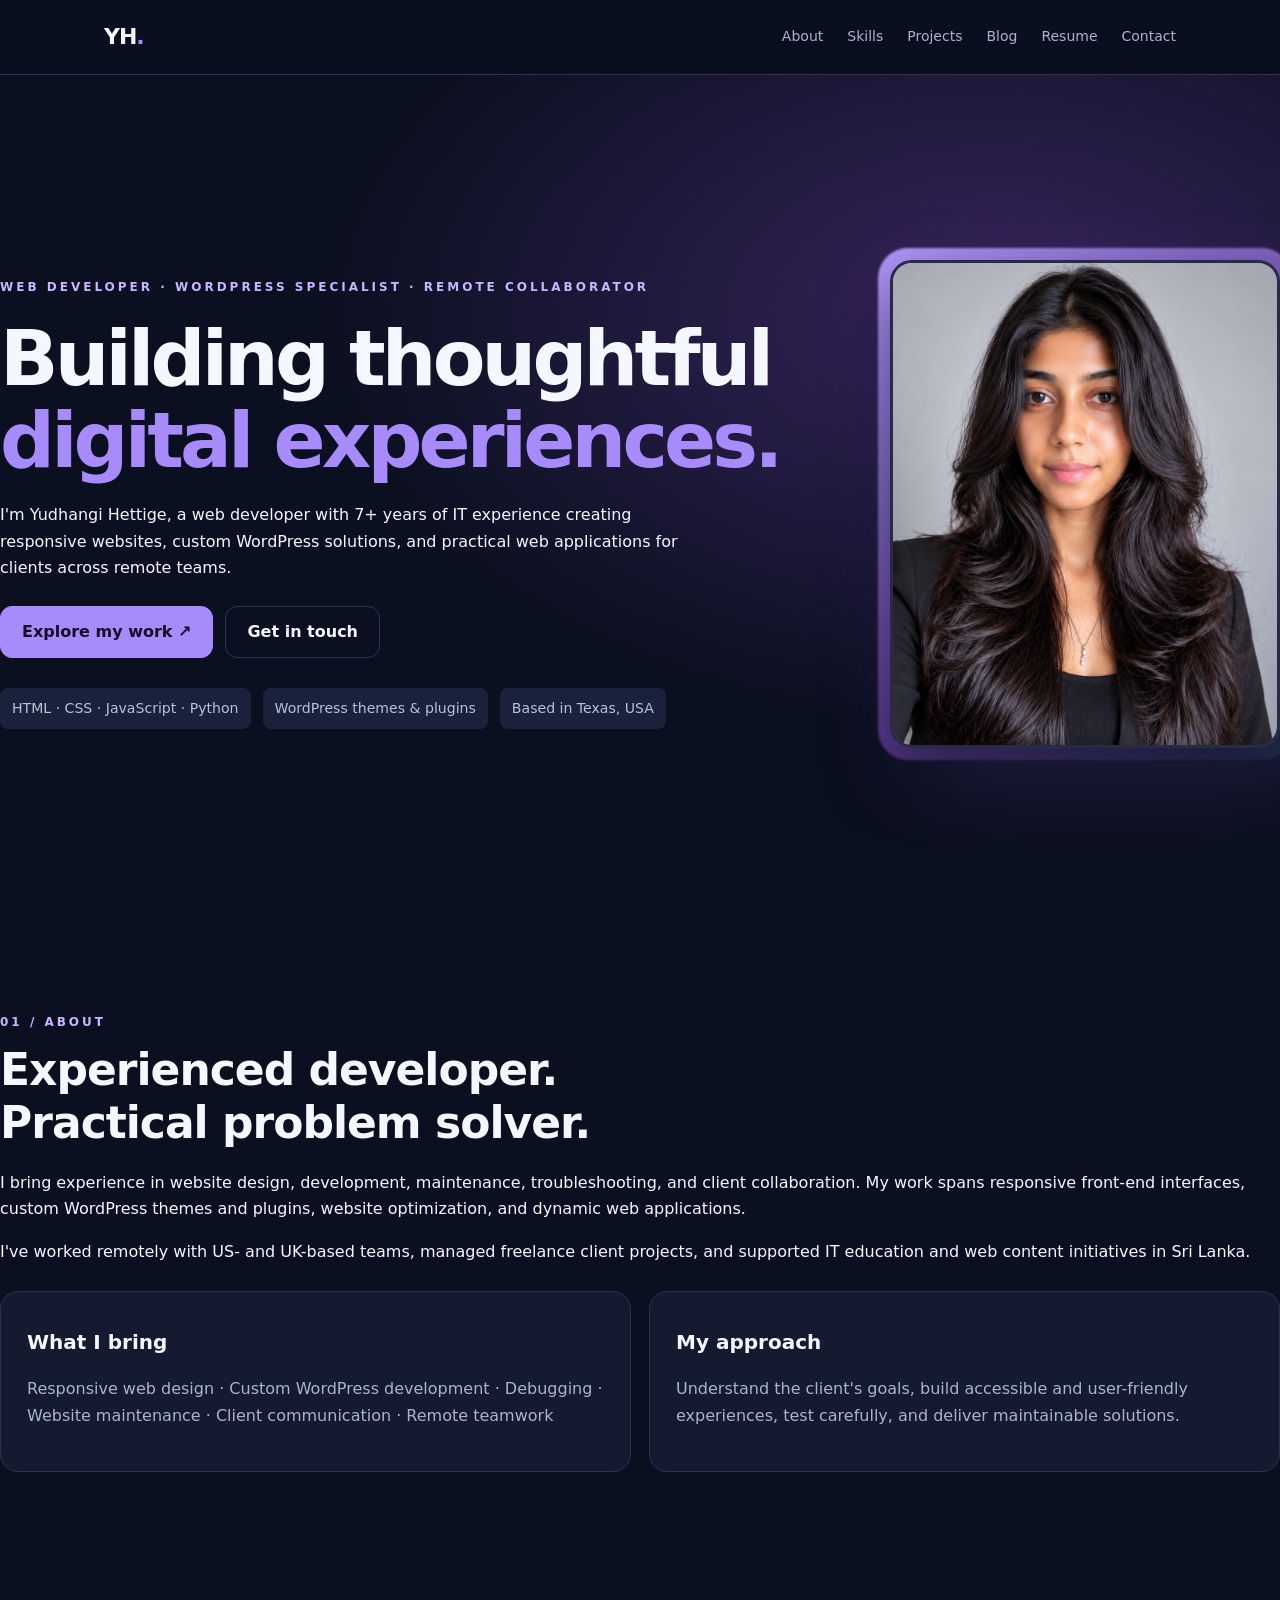
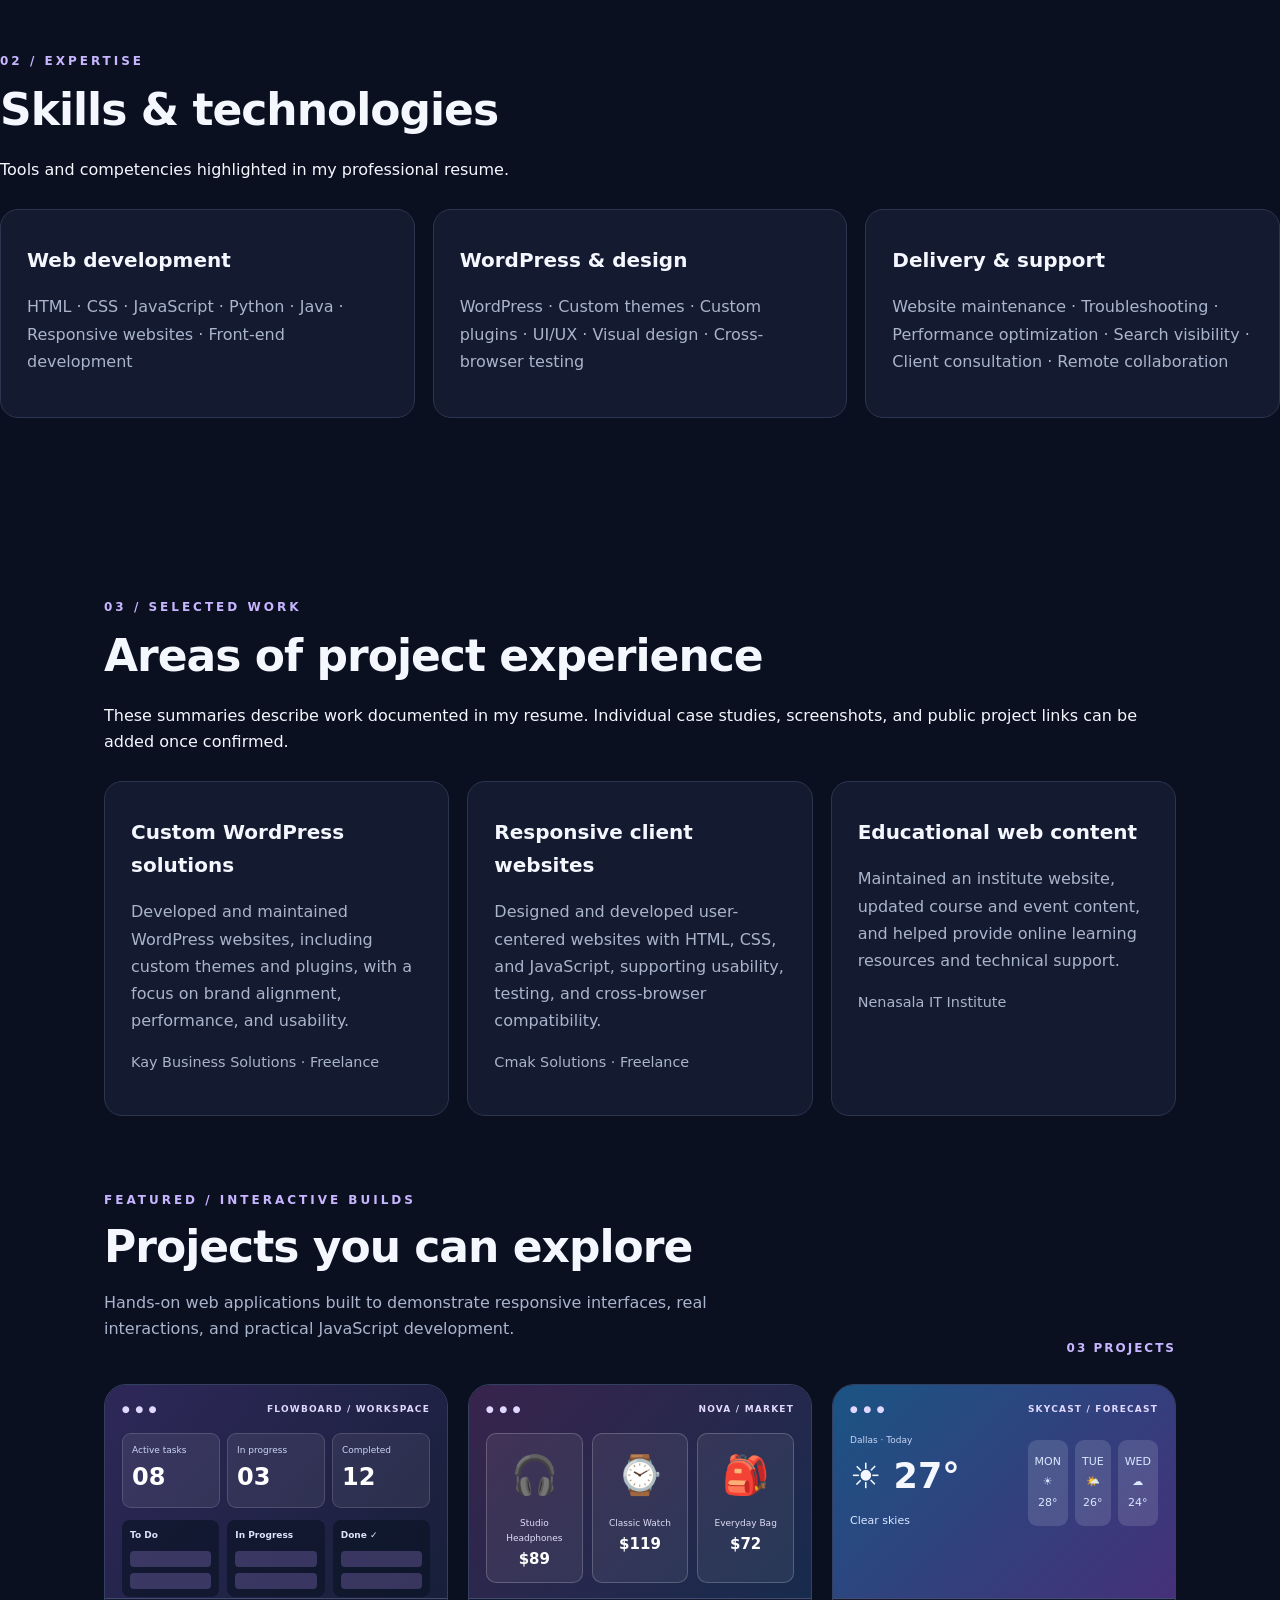
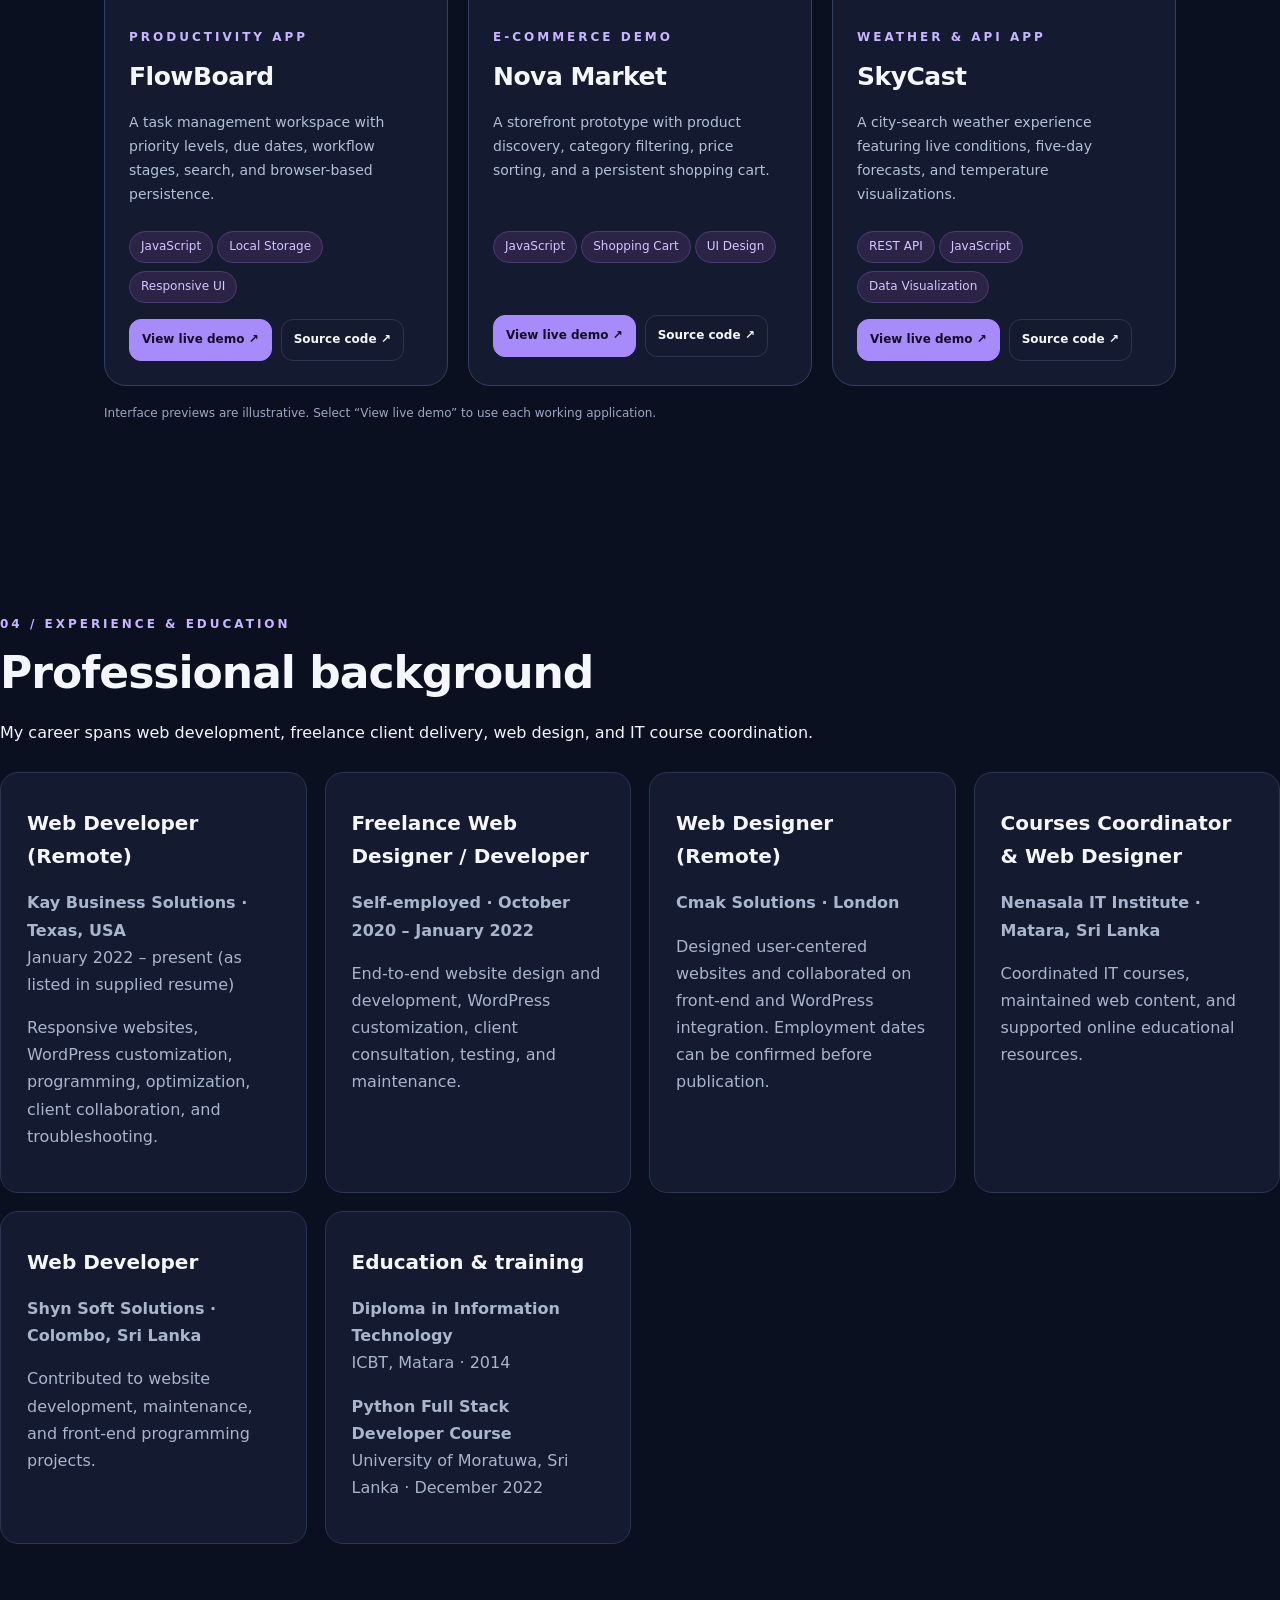
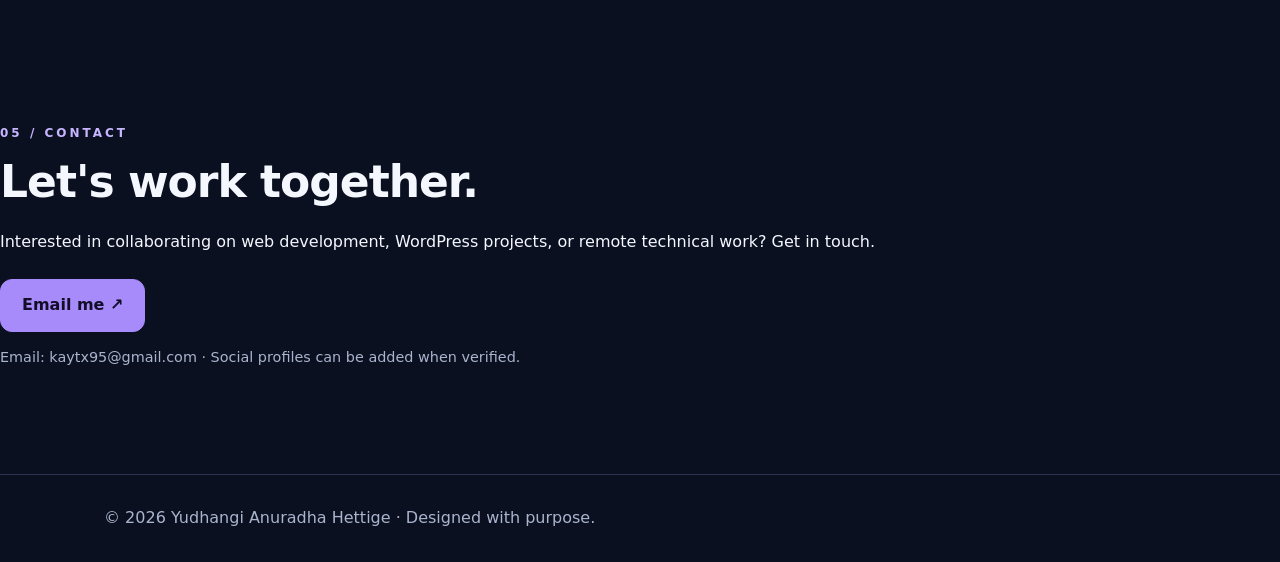
<file: index.html>
<!DOCTYPE html>

<html lang="en"><head><meta charset="utf-8"/><meta content="width=device-width,initial-scale=1" name="viewport"/><meta content="Portfolio of Yudhangi Anuradha Hettige — web developer specializing in responsive frontend development, WordPress, and modern web experiences." name="description"/><title>Yudhangi Hettige | Web Developer</title><style>:root{--bg:#0b1020;--panel:#141b30;--text:#f5f7ff;--muted:#a9b4cd;--accent:#a78bfa;--line:#2c3550}*{box-sizing:border-box}html{scroll-behavior:smooth}body{margin:0;background:var(--bg);color:var(--text);font:16px/1.65 Inter,system-ui,-apple-system,Segoe UI,sans-serif}a{color:inherit;text-decoration:none}button{font:inherit}header{position:sticky;top:0;background:#0b1020ed;backdrop-filter:blur(12px);z-index:10;border-bottom:1px solid var(--line)}.wrap{max-width:1120px;margin:auto;padding:0 24px}.nav{display:flex;align-items:center;justify-content:space-between;min-height:74px;gap:20px}.logo{font-size:22px;font-weight:800;letter-spacing:-1px}.logo span,.gradient{color:var(--accent)}nav{display:flex;gap:24px;flex-wrap:wrap}nav a{font-size:14px;color:var(--muted)}nav a:hover,a:focus-visible{color:white}section{padding:90px 0}.hero{padding:115px 0 100px;background:radial-gradient(ellipse at 78% 28%,#37245d 0,transparent 48%)}.eyebrow{color:#c7b6ff;text-transform:uppercase;letter-spacing:3px;font-weight:700;font-size:12px}.hero h1{font-size:clamp(44px,7vw,82px);letter-spacing:-3px;line-height:1.07;max-width:860px;margin:20px 0}.lead{font-size:20px;max-width:690px;color:var(--muted)}.actions{display:flex;gap:14px;flex-wrap:wrap;margin-top:32px}.btn{display:inline-block;border-radius:12px;padding:12px 21px;font-weight:700;border:1px solid var(--line)}.primary{background:var(--accent);color:#130e28;border-color:var(--accent)}.btn:hover{transform:translateY(-2px)}.stats{display:flex;gap:32px;flex-wrap:wrap;margin-top:65px;color:var(--muted)}.stats strong{display:block;color:white;font-size:18px}h2{font-size:clamp(30px,4vw,44px);line-height:1.2;letter-spacing:-1px;margin:12px 0 20px}.section-intro{color:var(--muted);max-width:690px}.grid{display:grid;grid-template-columns:repeat(3,1fr);gap:18px;margin-top:30px}.card{background:var(--panel);border:1px solid var(--line);border-radius:18px;padding:26px}.card h3{font-size:20px;margin:8px 0}.card p{color:var(--muted)}.tag{display:inline-block;background:#2b2446;color:#d5c7ff;border:1px solid #493b73;padding:5px 11px;border-radius:100px;font-size:12px;margin:4px 4px 4px 0}.project-icon{font-size:34px}.project-link{display:inline-block;margin-top:14px;color:#cbb8ff;font-weight:700}.about-grid{display:grid;grid-template-columns:1.15fr .85fr;gap:30px;align-items:start}.about-grid p{color:var(--muted)}.resume{background:linear-gradient(110deg,#211b3a,#141b30);border:1px solid #493b73;border-radius:22px;padding:35px;display:flex;justify-content:space-between;align-items:center;gap:20px}.resume p{color:var(--muted)}footer{padding:30px 0;border-top:1px solid var(--line);color:var(--muted)}.contact-links{display:flex;gap:14px;flex-wrap:wrap}.note{font-size:13px;color:var(--muted)}@media(max-width:750px){nav{gap:12px}nav a{font-size:12px}.grid,.about-grid{grid-template-columns:1fr}.resume{display:block}.hero{padding:80px 0}section{padding:65px 0}.hero h1{letter-spacing:-2px}}@media(prefers-reduced-motion:reduce){html{scroll-behavior:auto}.btn:hover{transform:none}}
.hero .container{padding-top:70px;padding-bottom:75px}.hero h1{font-size:clamp(2.7rem,6vw,5.3rem);line-height:1.07;letter-spacing:-.05em}.hero h1 span{color:#a78bfa}.hero p{max-width:680px}.hero-meta{display:flex;gap:12px;flex-wrap:wrap;margin-top:30px;color:#b8c2d9;font-size:.88rem}.hero-meta span{padding:9px 12px;background:#19223a;border-radius:8px}.cards{display:grid;grid-template-columns:repeat(auto-fit,minmax(245px,1fr));gap:18px;margin-top:26px}.cards .card{min-width:0}.cards .card p{line-height:1.7}.muted{color:#a9b4cd;font-size:.9rem}.actions{display:flex;flex-wrap:wrap;gap:12px;margin-top:24px}section{scroll-margin-top:70px}</style><style>
.hero-layout{display:grid;grid-template-columns:minmax(0,1.4fr) minmax(250px,.75fr);align-items:center;gap:clamp(24px,5vw,80px)}
.hero-copy{min-width:0}.hero-portrait{position:relative;max-width:390px;width:100%;justify-self:end;isolation:isolate}
.hero-portrait:before{content:"";position:absolute;inset:-12px;border-radius:30px;background:linear-gradient(145deg,#b49aff,#5b3b91 60%,#202b48);z-index:-1;filter:blur(1px)}
.hero-portrait:after{content:"";position:absolute;inset:30px -20px -20px 30px;background:#9068e6;opacity:.28;filter:blur(45px);z-index:-2}
.hero-portrait img{display:block;width:100%;height:auto;aspect-ratio:4/5;object-fit:cover;object-position:center top;border-radius:22px;border:3px solid #282a46;box-shadow:0 24px 65px #05081680}
@media(max-width:850px){.hero-layout{grid-template-columns:1fr}.hero-portrait{grid-row:1;justify-self:center;max-width:280px}.hero-copy{text-align:center}.hero-copy .actions,.hero-copy .hero-meta{justify-content:center}.hero-copy .lead{margin-inline:auto}.hero-copy h1{margin-inline:auto}}
</style><style>
#projects{overflow:hidden}#projects>.container{max-width:1120px;margin:auto;padding:0 24px}.featured-heading{display:flex;justify-content:space-between;align-items:end;gap:20px;margin:75px 0 25px}.featured-heading h2{margin:10px 0}.featured-count{font-size:12px;font-weight:800;letter-spacing:2px;color:#c7b6ff;white-space:nowrap}.featured-grid{display:grid;grid-template-columns:repeat(3,minmax(0,1fr));gap:20px}.featured-card{min-width:0;overflow:hidden;background:#141b30;border:1px solid #34405f;border-radius:22px;transition:transform .2s,border-color .2s,box-shadow .2s}.featured-card:hover{transform:translateY(-5px);border-color:#a78bfa;box-shadow:0 18px 50px #0005}.project-preview{height:214px;padding:17px;overflow:hidden;background:linear-gradient(130deg,#2e2859,#171f39);border-bottom:1px solid #424c70}.preview-top{display:flex;justify-content:space-between;align-items:center;color:#e1d8ff;font-size:9px;letter-spacing:1.2px;font-weight:800;margin-bottom:17px}.preview-stat{display:grid;grid-template-columns:repeat(3,1fr);gap:7px}.preview-stat div{background:#ffffff12;border:1px solid #ffffff25;border-radius:9px;padding:9px}.preview-stat small,.preview-weather small{display:block;font-size:9px;color:#cbd5f4}.preview-stat strong{display:block;font-size:24px;color:#fff}.preview-columns{display:grid;grid-template-columns:repeat(3,1fr);gap:8px;margin-top:12px}.preview-columns div{background:#0c1427b5;border-radius:8px;padding:8px}.preview-columns b{display:block;font-size:9px;color:#dce2fa;margin-bottom:8px}.preview-columns i{display:block;height:16px;margin-top:6px;background:#8b77c655;border-radius:4px}.market{background:linear-gradient(135deg,#38244c,#172b4d)}.preview-market{display:grid;grid-template-columns:repeat(3,1fr);gap:9px}.preview-market div{background:#fff1;border:1px solid #fff3;border-radius:10px;padding:10px 6px;text-align:center}.preview-market span{display:block;font-size:38px;margin-bottom:9px}.preview-market small{display:block;font-size:9px;color:#e0ddf7}.preview-market b{font-size:15px;color:white}.sky{background:linear-gradient(135deg,#1b5484,#453079)}.preview-weather{display:flex;justify-content:space-between;align-items:center;gap:10px}.preview-weather strong{display:block;font-size:35px;white-space:nowrap}.preview-weather span{font-size:11px;color:#d9e8ff}.preview-weather-days{display:flex;gap:7px}.preview-weather-days span{display:block;text-align:center;background:#ffffff20;padding:12px 7px;border-radius:9px;line-height:1.9}.featured-content{padding:24px}.featured-content h3{font-size:25px;letter-spacing:-.5px;margin:7px 0}.featured-content p{color:#b3bfd8;min-height:102px;font-size:14px;line-height:1.7}.featured-tags{min-height:76px}.featured-actions{display:flex;gap:9px;flex-wrap:wrap;margin-top:12px}.featured-actions .btn{font-size:12px;padding:10px 12px}.preview-note{color:#9ba8c5;font-size:12px;margin-top:18px}@media(max-width:980px){.featured-grid{grid-template-columns:1fr 1fr}.featured-content p{min-height:0}}@media(max-width:650px){.featured-grid{grid-template-columns:1fr}.featured-heading{align-items:start;flex-direction:column;margin-top:55px}.project-preview{height:214px}.featured-tags{min-height:0}.featured-content p{min-height:0}}@media(prefers-reduced-motion:reduce){.featured-card{transition:none}.featured-card:hover{transform:none}}
</style></head><body><header><div class="wrap nav"><a class="logo" href="#home">YH<span>.</span></a><nav aria-label="Main navigation"><a href="#about">About</a><a href="#skills">Skills</a><a href="#projects">Projects</a><a href="blog/">Blog</a><a href="#resume">Resume</a><a href="#contact">Contact</a></nav></div></header><main><section class="hero" id="home"><div class="container"><div class="hero-layout"><div class="hero-copy"><div class="eyebrow">WEB DEVELOPER · WORDPRESS SPECIALIST · REMOTE COLLABORATOR</div><h1>Building thoughtful<br/><span>digital experiences.</span></h1><p>I'm Yudhangi Hettige, a web developer with 7+ years of IT experience creating responsive websites, custom WordPress solutions, and practical web applications for clients across remote teams.</p><div class="actions"><a class="btn primary" href="#projects">Explore my work ↗</a><a class="btn secondary" href="mailto:kaytx95@gmail.com">Get in touch</a></div><div class="hero-meta"><span>HTML · CSS · JavaScript · Python</span><span>WordPress themes &amp; plugins</span><span>Based in Texas, USA</span></div></div><div class="hero-portrait"><img alt="Professional portrait of Yudhangi Hettige" height="1200" loading="eager" src="professional-headshot.png" width="1200"/></div></div></div></section><section id="about"><div class="container"><div class="eyebrow">01 / ABOUT</div><h2>Experienced developer.<br/>Practical problem solver.</h2><p>I bring experience in website design, development, maintenance, troubleshooting, and client collaboration. My work spans responsive front-end interfaces, custom WordPress themes and plugins, website optimization, and dynamic web applications.</p><p>I've worked remotely with US- and UK-based teams, managed freelance client projects, and supported IT education and web content initiatives in Sri Lanka.</p><div class="cards"><article class="card"><h3>What I bring</h3><p>Responsive web design · Custom WordPress development · Debugging · Website maintenance · Client communication · Remote teamwork</p></article><article class="card"><h3>My approach</h3><p>Understand the client's goals, build accessible and user-friendly experiences, test carefully, and deliver maintainable solutions.</p></article></div></div></section><section id="skills"><div class="container"><div class="eyebrow">02 / EXPERTISE</div><h2>Skills &amp; technologies</h2><p>Tools and competencies highlighted in my professional resume.</p><div class="cards"><article class="card"><h3>Web development</h3><p>HTML · CSS · JavaScript · Python · Java · Responsive websites · Front-end development</p></article><article class="card"><h3>WordPress &amp; design</h3><p>WordPress · Custom themes · Custom plugins · UI/UX · Visual design · Cross-browser testing</p></article><article class="card"><h3>Delivery &amp; support</h3><p>Website maintenance · Troubleshooting · Performance optimization · Search visibility · Client consultation · Remote collaboration</p></article></div></div></section><section id="projects"><div class="container"><div class="eyebrow">03 / SELECTED WORK</div><h2>Areas of project experience</h2><p>These summaries describe work documented in my resume. Individual case studies, screenshots, and public project links can be added once confirmed.</p><div class="cards"><article class="card"><h3>Custom WordPress solutions</h3><p>Developed and maintained WordPress websites, including custom themes and plugins, with a focus on brand alignment, performance, and usability.</p><p class="muted">Kay Business Solutions · Freelance</p></article><article class="card"><h3>Responsive client websites</h3><p>Designed and developed user-centered websites with HTML, CSS, and JavaScript, supporting usability, testing, and cross-browser compatibility.</p><p class="muted">Cmak Solutions · Freelance</p></article><article class="card"><h3>Educational web content</h3><p>Maintained an institute website, updated course and event content, and helped provide online learning resources and technical support.</p><p class="muted">Nenasala IT Institute</p></article></div></div><div class="container"><div class="featured-heading"><div><div class="eyebrow">FEATURED / INTERACTIVE BUILDS</div><h2>Projects you can explore</h2><p class="section-intro">Hands-on web applications built to demonstrate responsive interfaces, real interactions, and practical JavaScript development.</p></div><span class="featured-count">03 PROJECTS</span></div><div class="featured-grid"><article class="featured-card"><div class="project-preview flow" role="img" aria-label="Illustrative interface preview of FlowBoard"><div class="preview-top"><span>● ● ●</span><span>FLOWBOARD / WORKSPACE</span></div><div class="preview-stat"><div><small>Active tasks</small><strong>08</strong></div><div><small>In progress</small><strong>03</strong></div><div><small>Completed</small><strong>12</strong></div></div><div class="preview-columns"><div><b>To Do</b><i></i><i></i></div><div><b>In Progress</b><i></i><i></i></div><div><b>Done ✓</b><i></i><i></i></div></div></div><div class="featured-content"><span class="eyebrow">PRODUCTIVITY APP</span><h3>FlowBoard</h3><p>A task management workspace with priority levels, due dates, workflow stages, search, and browser-based persistence.</p><div class="featured-tags"><span class="tag">JavaScript</span><span class="tag">Local Storage</span><span class="tag">Responsive UI</span></div><div class="featured-actions"><a class="btn primary" href="/task-dashboard/" target="_blank" rel="noopener noreferrer">View live demo ↗</a><a class="btn" href="https://github.com/Omeela/Omeela.github.io/tree/main/task-dashboard" target="_blank" rel="noopener noreferrer">Source code ↗</a></div></div></article><article class="featured-card"><div class="project-preview market" role="img" aria-label="Illustrative interface preview of Nova Market"><div class="preview-top"><span>● ● ●</span><span>NOVA / MARKET</span></div><div class="preview-market"><div><span>🎧</span><small>Studio Headphones</small><b>$89</b></div><div><span>⌚</span><small>Classic Watch</small><b>$119</b></div><div><span>🎒</span><small>Everyday Bag</small><b>$72</b></div></div></div><div class="featured-content"><span class="eyebrow">E-COMMERCE DEMO</span><h3>Nova Market</h3><p>A storefront prototype with product discovery, category filtering, price sorting, and a persistent shopping cart.</p><div class="featured-tags"><span class="tag">JavaScript</span><span class="tag">Shopping Cart</span><span class="tag">UI Design</span></div><div class="featured-actions"><a class="btn primary" href="/ecommerce-store/" target="_blank" rel="noopener noreferrer">View live demo ↗</a><a class="btn" href="https://github.com/Omeela/Omeela.github.io/tree/main/ecommerce-store" target="_blank" rel="noopener noreferrer">Source code ↗</a></div></div></article><article class="featured-card"><div class="project-preview sky" role="img" aria-label="Illustrative interface preview of SkyCast"><div class="preview-top"><span>● ● ●</span><span>SKYCAST / FORECAST</span></div><div class="preview-weather"><div><small>Dallas · Today</small><strong>☀️ 27°</strong><span>Clear skies</span></div><div class="preview-weather-days"><span>MON<br>☀️<br>28°</span><span>TUE<br>🌤️<br>26°</span><span>WED<br>☁️<br>24°</span></div></div></div><div class="featured-content"><span class="eyebrow">WEATHER & API APP</span><h3>SkyCast</h3><p>A city-search weather experience featuring live conditions, five-day forecasts, and temperature visualizations.</p><div class="featured-tags"><span class="tag">REST API</span><span class="tag">JavaScript</span><span class="tag">Data Visualization</span></div><div class="featured-actions"><a class="btn primary" href="/weather-dashboard/" target="_blank" rel="noopener noreferrer">View live demo ↗</a><a class="btn" href="https://github.com/Omeela/Omeela.github.io/tree/main/weather-dashboard" target="_blank" rel="noopener noreferrer">Source code ↗</a></div></div></article></div><p class="preview-note">Interface previews are illustrative. Select “View live demo” to use each working application.</p></div></section><section id="resume"><div class="container"><div class="eyebrow">04 / EXPERIENCE &amp; EDUCATION</div><h2>Professional background</h2><p>My career spans web development, freelance client delivery, web design, and IT course coordination.</p><div class="cards"><article class="card"><h3>Web Developer (Remote)</h3><p><strong>Kay Business Solutions · Texas, USA</strong><br/>January 2022 – present (as listed in supplied resume)</p><p>Responsive websites, WordPress customization, programming, optimization, client collaboration, and troubleshooting.</p></article><article class="card"><h3>Freelance Web Designer / Developer</h3><p><strong>Self-employed · October 2020 – January 2022</strong></p><p>End-to-end website design and development, WordPress customization, client consultation, testing, and maintenance.</p></article><article class="card"><h3>Web Designer (Remote)</h3><p><strong>Cmak Solutions · London</strong></p><p>Designed user-centered websites and collaborated on front-end and WordPress integration. Employment dates can be confirmed before publication.</p></article><article class="card"><h3>Courses Coordinator &amp; Web Designer</h3><p><strong>Nenasala IT Institute · Matara, Sri Lanka</strong></p><p>Coordinated IT courses, maintained web content, and supported online educational resources.</p></article><article class="card"><h3>Web Developer</h3><p><strong>Shyn Soft Solutions · Colombo, Sri Lanka</strong></p><p>Contributed to website development, maintenance, and front-end programming projects.</p></article><article class="card"><h3>Education &amp; training</h3><p><strong>Diploma in Information Technology</strong><br/>ICBT, Matara · 2014</p><p><strong>Python Full Stack Developer Course</strong><br/>University of Moratuwa, Sri Lanka · December 2022</p></article></div></div></section><section id="contact"><div class="container"><div class="eyebrow">05 / CONTACT</div><h2>Let's work together.</h2><p>Interested in collaborating on web development, WordPress projects, or remote technical work? Get in touch.</p><div class="actions"><a class="btn primary" href="mailto:kaytx95@gmail.com">Email me ↗</a></div><p class="muted">Email: kaytx95@gmail.com · Social profiles can be added when verified.</p></div></section></main><footer><div class="wrap">© <span id="year"></span> Yudhangi Anuradha Hettige · Designed with purpose.</div></footer><script>document.getElementById('year').textContent=new Date().getFullYear();</script></body></html>
</file>
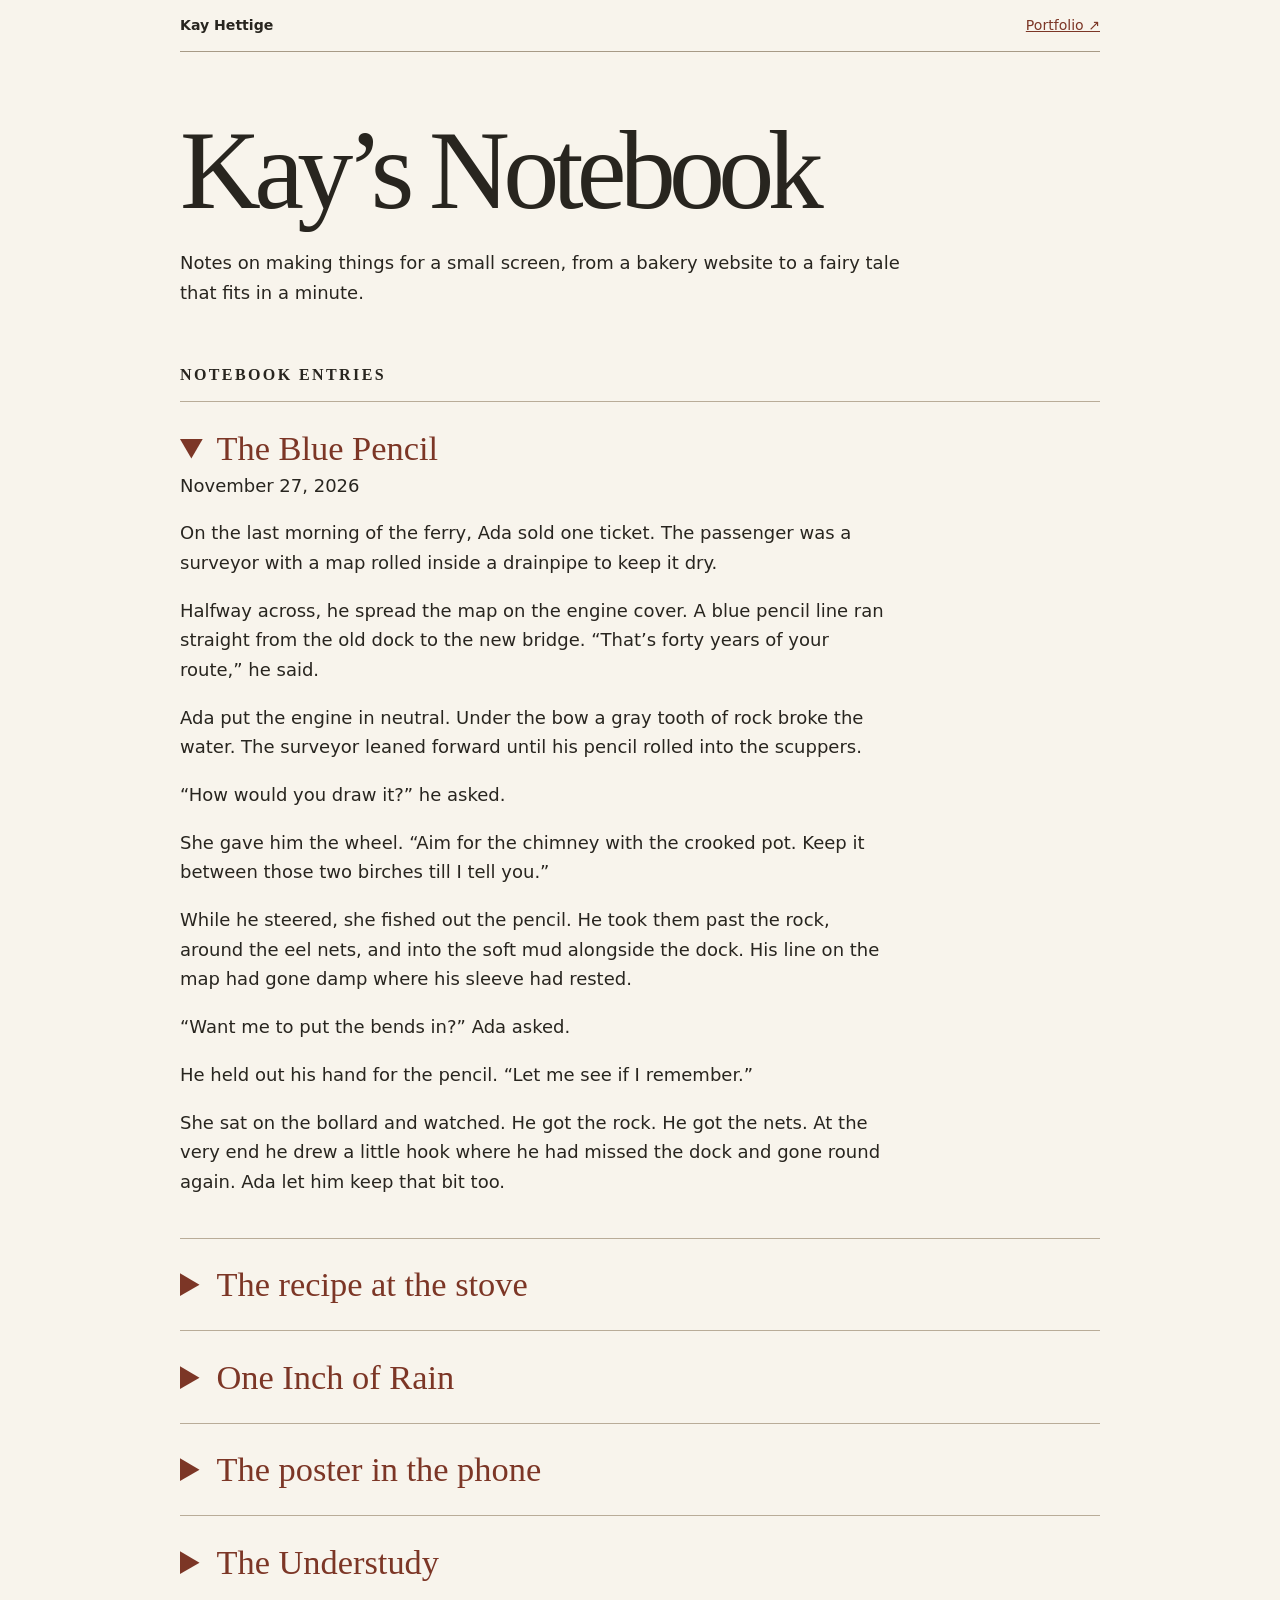
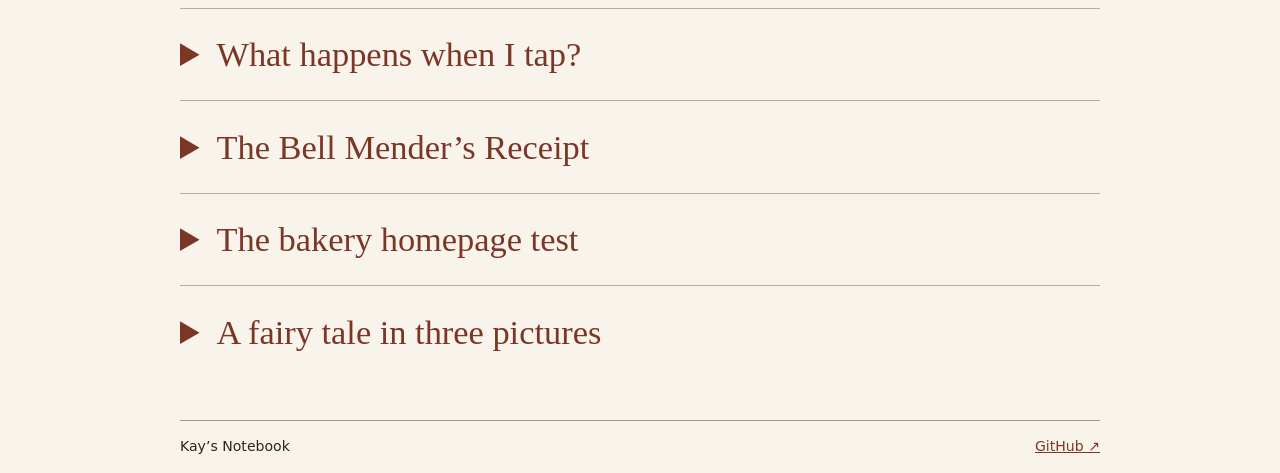
<file: blog/index.html>
<!doctype html>
<html lang="en"><head><meta charset="utf-8"><meta name="viewport" content="width=device-width, initial-scale=1"><title>Kay’s Notebook | Design & storytelling</title><meta name="description" content="Kay’s field notes on designing useful websites and writing short fantasy stories."><style>
*{box-sizing:border-box}body{margin:0;background:#f8f4ec;color:#28251f;font:18px/1.65 system-ui,sans-serif}main,header,footer{width:min(92%,920px);margin:auto}header,footer{display:flex;justify-content:space-between;gap:1em;padding:1em 0;border-bottom:1px solid #a79a86;font-size:.88rem}a,summary{color:#7c3626}a:hover,summary:hover{text-decoration:underline}h1,h2,summary{font-family:Georgia,serif}h1{font-weight:400;font-size:clamp(3.4rem,10vw,7rem);line-height:1;letter-spacing:-.06em;margin:.55em 0 .2em}main>p{max-width:40em;margin:0 0 3em}h2{font-size:1rem;text-transform:uppercase;letter-spacing:.15em}details{border-top:1px solid #b9ac98;padding:1.3em 0}summary{cursor:pointer;font-size:clamp(1.45rem,4vw,2.15rem);line-height:1.3}details p{max-width:62ch}footer{border-top:1px solid #a79a86;border-bottom:0;margin-top:3em}a:focus-visible,summary:focus-visible{outline:3px solid #77532e;outline-offset:4px}
</style></head><body><header><strong>Kay Hettige</strong><a href="../">Portfolio ↗</a></header><main><h1>Kay’s Notebook</h1><p>Notes on making things for a small screen, from a bakery website to a fairy tale that fits in a minute.</p><h2>Notebook entries</h2>
<details open id="the-blue-pencil"><summary>The Blue Pencil</summary><time datetime="2026-11-27">November 27, 2026</time><p>On the last morning of the ferry, Ada sold one ticket. The passenger was a surveyor with a map rolled inside a drainpipe to keep it dry.</p><p>Halfway across, he spread the map on the engine cover. A blue pencil line ran straight from the old dock to the new bridge. “That’s forty years of your route,” he said.</p><p>Ada put the engine in neutral. Under the bow a gray tooth of rock broke the water. The surveyor leaned forward until his pencil rolled into the scuppers.</p><p>“How would you draw it?” he asked.</p><p>She gave him the wheel. “Aim for the chimney with the crooked pot. Keep it between those two birches till I tell you.”</p><p>While he steered, she fished out the pencil. He took them past the rock, around the eel nets, and into the soft mud alongside the dock. His line on the map had gone damp where his sleeve had rested.</p><p>“Want me to put the bends in?” Ada asked.</p><p>He held out his hand for the pencil. “Let me see if I remember.”</p><p>She sat on the bollard and watched. He got the rock. He got the nets. At the very end he drew a little hook where he had missed the dock and gone round again. Ada let him keep that bit too.</p></details>
<details id="the-recipe-at-the-stove"><summary>The recipe at the stove</summary><time datetime="2026-11-26">November 26, 2026</time><p>The onions are in the pan. The recipe on your phone says “add the stock.” How much? The ingredient list is three screens up, your thumb is oily, and the onions have begun to stick.</p><p>A recipe page gets used twice. At the store, a shopper needs one list with everything on it. At the stove, a cook needs the amount beside the action. Keep “2 cups vegetable stock” on the shopping list. If the stock goes in twice, let the steps do the arithmetic. “Pour ½ cup stock into the hot pan and scrape up the browned bits.” Later, “Add the remaining 1½ cups stock with the beans.”</p><p>To test the page, take a screenshot of just the middle step on a phone. Hand it to someone with an empty measuring cup. If they can point to the line they’d fill it to, that step can stand on its own.</p></details>
<details id="one-inch-of-rain"><summary>One Inch of Rain</summary><time datetime="2026-11-25">November 25, 2026</time><p>The rain at booth seven cost a penny an inch. Most people held out flowerpots. A boy in a wedding suit put his head under the spout.</p><p>“Your collar,” said Nell, who ran the booth.</p><p>“That’s the idea.” He fed a penny into the slot. His hair went flat. A drop hung from each ear. Across the fairground, a photographer lowered her camera.</p><p>A bride came running, holding her skirt in both fists. The boy shut his eyes. Nell reached for the towel she kept under the till.</p><p>“Did it work?” the bride asked.</p><p>The boy opened one eye. “Did you see her take any more pictures?”</p><p>His sister considered this. Then she took the pins out of her veil and set them on Nell’s counter, one by one. “I’ve been smiling since breakfast,” she said. “Have you got another penny?”</p><p>Nell turned the little brass key that opened the booth for cleaning. Water fell in a square the size of a kitchen table. By the time the photographer caught up, the bride and her brother were floating the veil in a puddle, trying to get a beetle aboard.</p><p>“That one,” the bride said, without looking up.</p></details>
<details id="the-poster-in-the-phone"><summary>The poster in the phone</summary><time datetime="2026-11-24">November 24, 2026</time><p>The fox on the book fair poster wears round glasses. On a library wall, you can see the tiny price tag hanging from one ear. On the library website, the fox is still charming, but the line about which entrance to use has shrunk to the width of your thumbnail.</p><p>Keep the illustration. Under it, give the event its own heading, “Autumn Book Fair,” followed by two short lines of ordinary page text. “Saturday, 10 a.m. to 2 p.m.” Then, “Enter through the courtyard on Elm Street.” Someone meeting a friend can now copy the directions into a message, and the words can wrap as the reader enlarges the type.</p><p>Try a small editing exercise before publishing. Cover the picture and ask a friend to tell you where to stand at ten on Saturday. If they head for the library’s front desk, check which detail you left inside the fox.</p></details>
<details id="the-understudy"><summary>The Understudy</summary><time datetime="2026-11-23">November 23, 2026</time><p>The dragon split from chin to belly ten minutes before curtain. All six children inside it stood up. From the front row came the voice of somebody’s little brother. “I can see Owen’s socks.”</p><p>There was green thread in the costume box, but the needle had gone home in a pirate’s cuff. Bea, who played the mountain, took off her brown blanket and laid it over the tear. It reached from the dragon’s shoulders to the tip of its tail.</p><p>“Now what do I climb?” whispered the knight.</p><p>Bea looked at the wooden sword in his hand. “You could knock.”</p><p>When the curtain went up, the knight tapped twice on the floor. A green snout poked out from under the blanket. The children had forgotten to agree on who would speak. Six sleepy voices said “Come in,” one after another, and the whole front row took off their shoes.</p><p>The knight took his off too. Bea lifted a corner of the blanket to let him in. For the rest of the play, the sword lay by the door with the shoes.</p></details>
<details id="what-happens-when-i-tap"><summary>What happens when I tap?</summary><time datetime="2026-11-22">November 22, 2026</time><p>A pottery studio has one place left in its Saturday class. You pick a seat, type your name, and reach a button labeled “Continue.” You take your thumb off the screen. Will there be a chance to check the price? Have you just promised to pay?</p><p>Write the button from the other side of the tap. If the next screen shows the order, call the button “Review booking.” On that screen, put “Saturday, 10 a.m. · One seat · $35” above a button labeled “Pay $35 and book.” After payment succeeds, give the reader something worth taking a screenshot of: “Your seat is booked for Saturday at 10 a.m.” Include the studio address underneath.</p><p>Try this with a paper sketch. Cover the next screen and ask someone what they expect the button to do. Then uncover it. If they expected to see a receipt and you show them another form, you’ve found the exact word or step to revisit.</p></details>
<details id="the-bell-menders-receipt"><summary>The Bell Mender’s Receipt</summary><time datetime="2026-11-21">November 21, 2026</time><p>When the school bell lost its voice, the bell mender sent her apprentice up the tower with a teaspoon. “Scrape out whatever’s caught under the lip.”</p><p>Kit came down with half a spoonful of Tuesday. It smelled of wet mittens. Inside it, very faintly, a boy was sounding out the word <em>chrysanthemum</em>. Each time he reached the second syllable, the bell rang and he had to start again.</p><p>The mender fetched the school register. The boy was eighty now. They found him selling daffodils outside the station. Kit held out the spoon. He put down his change, shut his eyes and finished the word.</p><p>Across town the school bell rang. The florist wrapped three stems in brown paper for the repair bill. On the receipt, in the space marked <em>time spent</em>, the mender wrote “One Tuesday” and let him keep the spoon.</p></details>
<details><summary>The bakery homepage test</summary><p>Imagine standing outside a bakery in the rain, phone in one hand. You want to know whether the shop is open and whether there’s any cinnamon bread left. That little scene makes a surprisingly good design brief.</p><p>Sketch the first screen with just the bakery name, today’s hours, and a link to the menu. Put prices beside the names so a reader can scan one row. A photograph earns its space when it answers a question, like whether the cinnamon bread comes as a loaf or a single roll.</p><p>Then hand the page to someone and ask, “Could you pick something for breakfast and find the shop?” Watch where their thumb goes first. The pause before their first tap can tell you more about the layout than asking whether they like the colors.</p></details>
<details><summary>A fairy tale in three pictures</summary><p>A girl finds a moonbeam caught on her clothesline. By morning it will fade. She could keep it in a jar, but the moths have already gathered at her window.</p><p>For a short video, that opening gives us three pictures to work with. First, show the thread of light snagged on a wooden peg. Next, let the glass jar fill the frame as the girl lowers it over the light. Finally, show her lifting the jar again as the moths fly out carrying silver dust.</p><p>The middle picture matters most. Without the jar, the girl has nothing to give up. With it, opening her hand tells the ending before the narrator needs to say a word.</p></details></main><footer><span>Kay’s Notebook</span><a href="https://github.com/Omeela">GitHub ↗</a></footer></body></html>
</file>
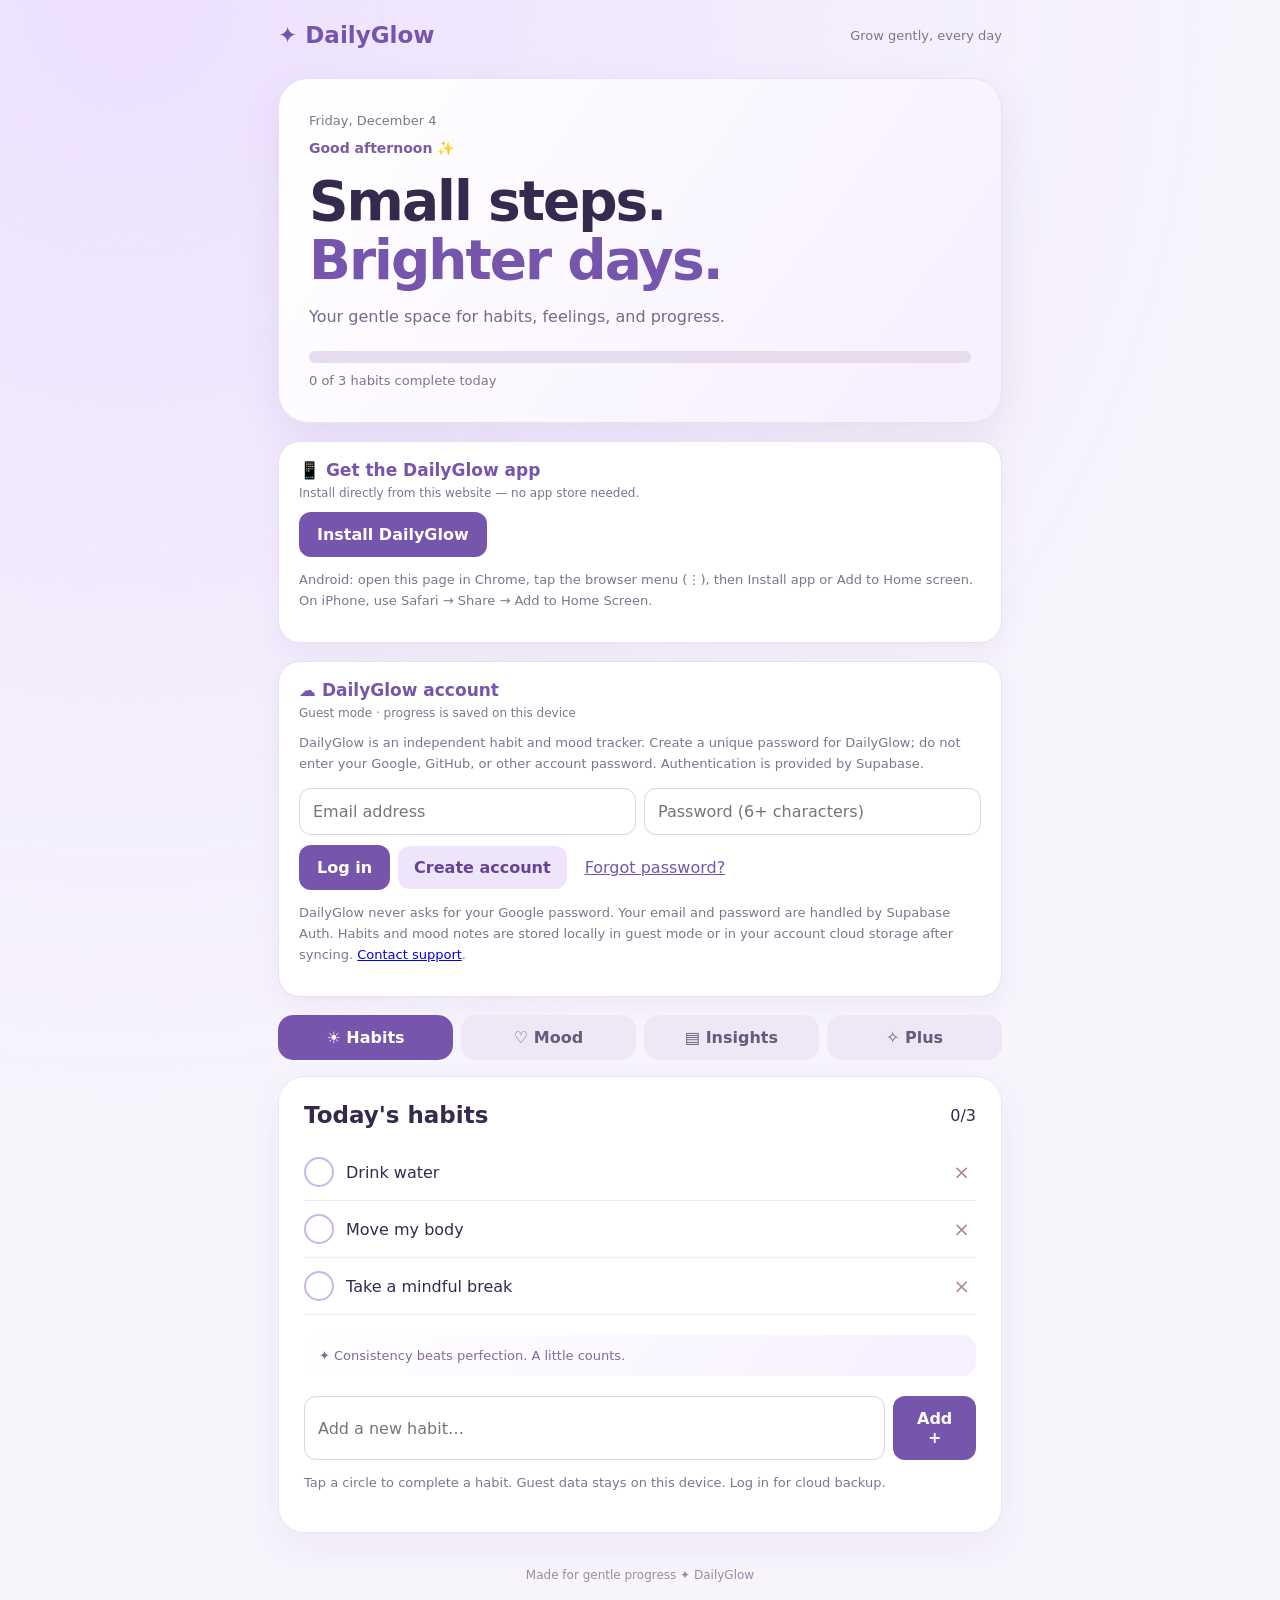
<file: dailyglow/index.html>
<!doctype html><html lang="en"><head><meta charset="utf-8"><meta name="viewport" content="width=device-width,initial-scale=1,viewport-fit=cover"><meta name="theme-color" content="#7655ad"><meta name="description" content="DailyGlow: a gentle habit and mood tracker."><link rel="manifest" href="./manifest.webmanifest"><link rel="icon" href="./icon.svg" type="image/svg+xml"><link rel="stylesheet" href="./style.css"><title>DailyGlow — Grow gently</title></head><body><div class="wrap"><header><div class="brand">✦ DailyGlow</div><span class="tag">Grow gently, every day</span></header><section class="hero"><div class="eyebrow" id="today"></div><div id="greeting" class="greeting"></div><h1>Small steps.<br><em>Brighter days.</em></h1><p>Your gentle space for habits, feelings, and progress.</p><div class="track"><div id="bar"></div></div><div id="progressText"></div></section><section class="account-card" aria-label="Install DailyGlow"><div class="account-head"><div><strong>📱 Get the DailyGlow app</strong><p>Install directly from this website — no app store needed.</p></div></div><button id="installDailyGlow" class="primary" type="button">Install DailyGlow</button><p id="installDailyGlowHelp" class="hint" role="status" aria-live="polite">Install DailyGlow on your phone.</p></section><section class="account-card" id="accountCard"><div class="account-head"><div><strong>☁ DailyGlow account</strong><p id="accountState">Your habits are currently saved on this device.</p></div></div><div id="authLoggedOut"><p class="hint">DailyGlow is an independent habit and mood tracker. Create a unique password for DailyGlow; do not enter your Google, GitHub, or other account password. Authentication is provided by Supabase.</p><div class="auth-fields"><input id="authEmail" type="email" autocomplete="email" placeholder="Email address" aria-label="Email address"><input id="authPassword" type="password" autocomplete="current-password" minlength="6" placeholder="Password (6+ characters)" aria-label="Password"></div><div class="auth-actions"><button id="signIn" type="button" class="primary">Log in</button><button id="signUp" type="button" class="secondary">Create account</button><button id="resetPassword" type="button" class="text-button">Forgot password?</button></div></div><div id="authLoggedIn" hidden><p id="authIdentity"></p><div class="auth-actions"><button id="uploadGuest" class="primary" type="button" hidden>Copy device progress to cloud</button><button id="signOut" class="secondary" type="button">Log out</button></div></div><div id="passwordRecovery" hidden><label for="newPassword">Choose a new DailyGlow password</label><input id="newPassword" type="password" minlength="12" autocomplete="new-password" placeholder="New password (12+ characters)"><button id="saveNewPassword" class="primary" type="button">Update password</button></div><p id="authMessage" role="status" aria-live="polite"></p><p class="hint">DailyGlow never asks for your Google password. Your email and password are handled by Supabase Auth. Habits and mood notes are stored locally in guest mode or in your account cloud storage after syncing. <a href="mailto:kaytx95@gmail.com">Contact support</a>.</p></section><nav><button class="tab selected" data-tab="habits">☀ Habits</button><button class="tab" data-tab="mood">♡ Mood</button><button class="tab" data-tab="insights">▤ Insights</button><button class="tab" data-tab="plus">✧ Plus</button></nav><main><section id="habits" class="panel"><div class="heading"><h2>Today's habits</h2><span id="count"></span></div><div id="habitList"></div><div class="quicktip" id="quicktip">✦ Consistency beats perfection. A little counts.</div><form id="addHabit"><input id="habitName" maxlength="55" placeholder="Add a new habit…" aria-label="Habit name" required><button>Add +</button></form><p class="hint">Tap a circle to complete a habit. Guest data stays on this device. Log in for cloud backup.</p></section><section id="mood" class="panel hidden"><h2>How are you feeling?</h2><p>Check in with yourself today.</p><div class="moods" id="moodButtons"><button data-mood="Amazing">🤩<small>Amazing</small></button><button data-mood="Good">😊<small>Good</small></button><button data-mood="Okay">😐<small>Okay</small></button><button data-mood="Low">😔<small>Low</small></button><button data-mood="Anxious">😟<small>Anxious</small></button></div><label for="note">A little note (optional)</label><textarea id="note" rows="4" placeholder="What's on your mind?"></textarea><button id="saveMood" class="primary">Save check-in</button><p id="moodStatus" role="status"></p></section><section id="insights" class="panel hidden"><h2>Your progress</h2><div class="stats"><div><strong id="totalDone">0</strong><span>Completions</span></div><div><strong id="daysActive">0</strong><span>Active days</span></div><div><strong id="moodCount">0</strong><span>Mood check-ins</span></div></div><div class="calendar-head"><h3>Monthly activity</h3><div><button id="prevMonth" class="mini" aria-label="Previous month">‹</button><strong id="monthLabel"></strong><button id="nextMonth" class="mini" aria-label="Next month">›</button></div></div><div id="calendar" class="calendar" aria-label="Monthly habit activity calendar"></div><p class="hint">Dots mark days you completed a habit. Tap a date for details.</p><p id="calendarDetail" role="status"></p><h3>Last 7 days</h3><p id="streakMessage" class="streak"></p><div class="week" id="week"></div><div class="breathing"><div class="breathing-title">🌿 Mindful minute</div><p>Take a calming 60-second breathing break.</p><div id="breatheCue" aria-live="polite">Ready when you are</div><button id="breatheButton" class="primary" type="button">Start breathing</button></div><button id="export" class="secondary">Export backup</button><label class="importLabel">Import backup <input id="import" type="file" accept="application/json"></label><button id="clear" class="danger">Delete all my data</button></section><section id="plus" class="panel hidden"><h2>DailyGlow Plus ✨</h2><p>Build healthier routines with more ways to understand your progress.</p><div class="premium"><strong>DailyGlow Free</strong><p>Habit tracking, mood check-ins, calendar insights, themes and optional account cloud sync.</p><strong>DailyGlow Plus — planned at $2.99/month</strong><p>Included in Plus: eight-week habit trends, weekly comparisons, and extended activity insights. More features are in development.</p><p><strong>Sandbox testing only.</strong> No real payments will be taken. Plus insights are available to verified active test subscribers.</p><button type="button" class="primary" id="plusCheckout">Subscribe — test mode</button><button type="button" class="secondary" id="manageBilling">Manage test subscription</button><p id="billingStatus" role="status" aria-live="polite"></p><p id="plusCheckoutStatus" role="status" aria-live="polite">Sign in to try Stripe sandbox checkout. No real charges.</p></div><div id="plusFeatures" role="status" aria-live="polite">Checking membership…</div><h3>Personalize your space</h3><p>Choose a free theme:</p><div class="theme-options" id="themes"><button data-theme="lavender">💜 Lavender</button><button data-theme="mint">🌿 Mint</button><button data-theme="peach">🍑 Peach</button><button data-theme="midnight">🌙 Midnight</button></div><h3>Daily reminder</h3><p class="hint">Choose a time. When supported, DailyGlow can remind you while the app is open. Background notifications require a separate push service.</p><label for="reminderTime">Reminder time</label><input type="time" id="reminderTime" value="20:00"><button class="secondary" id="enableReminder" type="button">Enable reminder</button><button class="secondary" id="disableReminder" type="button">Disable reminder</button><p id="reminderStatus" role="status"></p><p class="hint">You will not be charged by this app.</p></section></main><footer>Made for gentle progress ✦ DailyGlow</footer></div><script src="./app.js" defer></script><script src="./cloud.js" defer></script><script src="./plus-checkout.js" defer></script><script src="./plus-features.js" defer></script><script src="./install.js" defer></script></body></html>
</file>
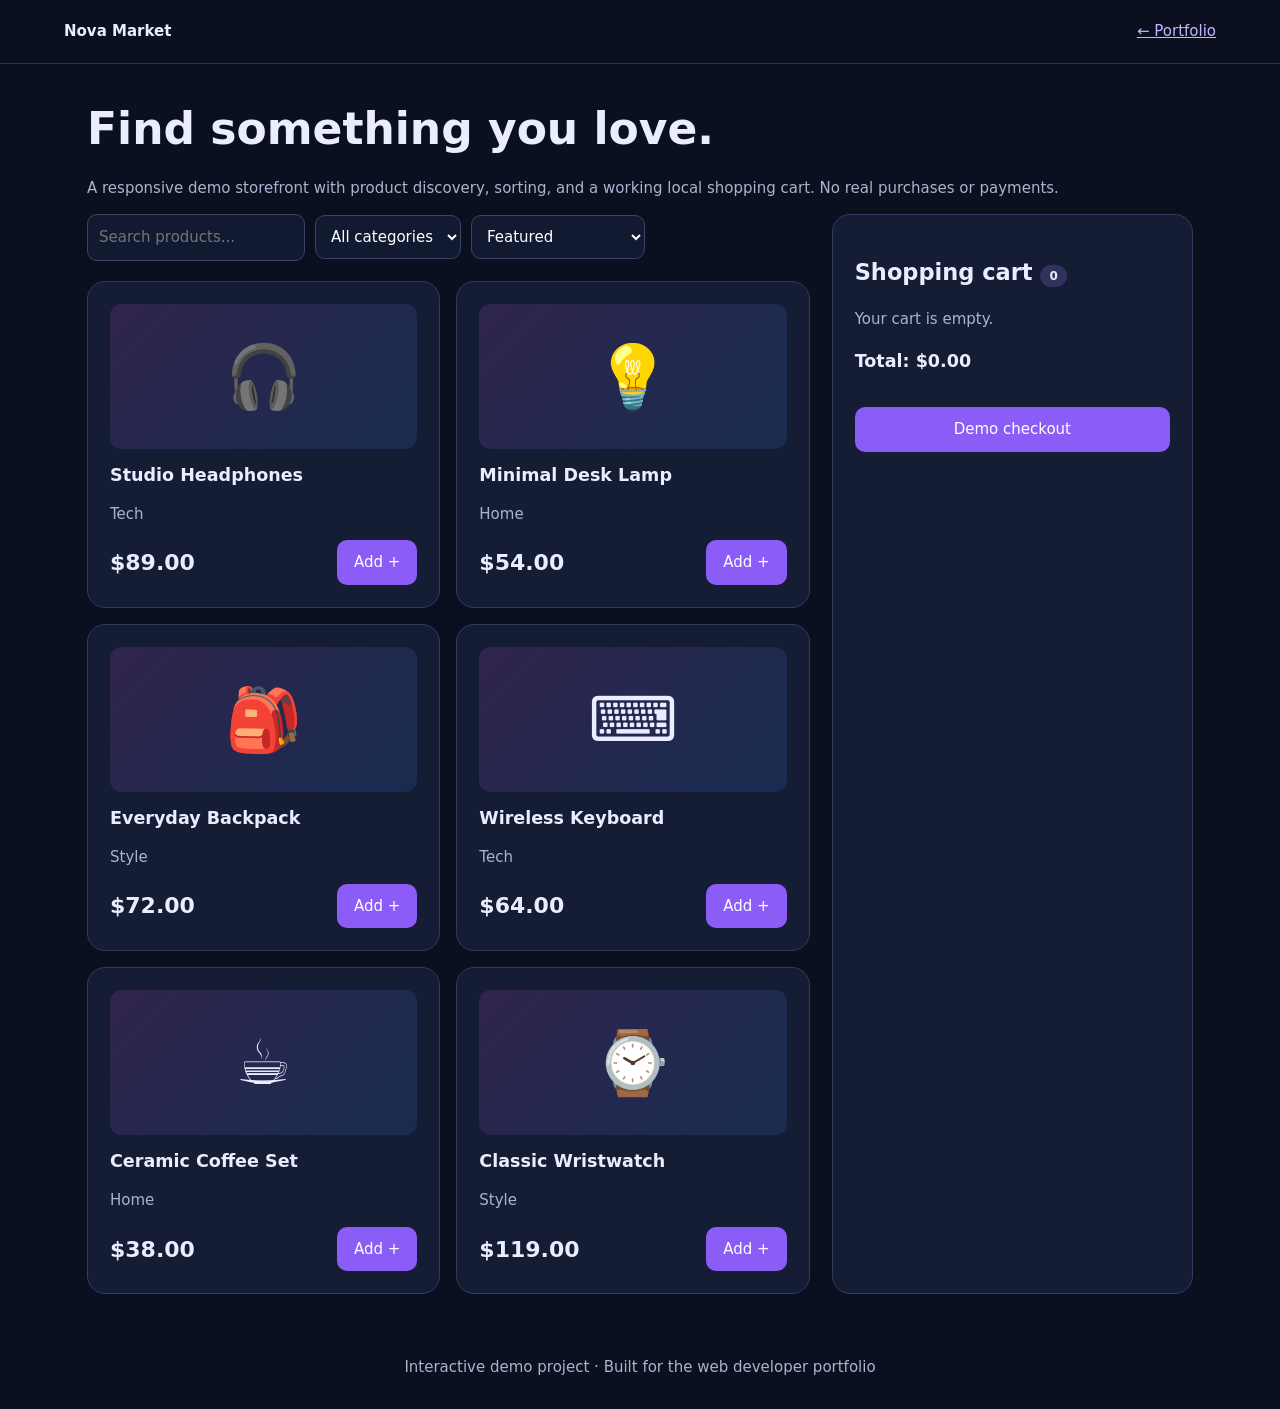
<file: ecommerce-store/index.html>
<!doctype html><html lang="en"><head><meta charset="utf-8"><meta name="viewport" content="width=device-width,initial-scale=1"><title>Nova Market | Portfolio Project</title><style>*{box-sizing:border-box}body{margin:0;font:15px/1.5 system-ui,Arial;background:#0b1020;color:#e9edff}header{padding:20px 5%;display:flex;align-items:center;justify-content:space-between;border-bottom:1px solid #28304b;gap:16px;flex-wrap:wrap}a{color:#c4b5fd}main{max-width:1150px;margin:auto;padding:32px 22px}h1{font-size:clamp(28px,5vw,44px);margin:0 0 8px}p{color:#aab4cf}button,input,select{font:inherit}button{cursor:pointer;background:#8b5cf6;border:0;color:white;border-radius:10px;padding:11px 17px}button:hover{filter:brightness(1.15)}input,select{padding:11px;border:1px solid #3b4566;background:#121a31;color:#fff;border-radius:10px;max-width:100%}.panel{background:#151d35;border:1px solid #303b5d;border-radius:18px;padding:22px}.muted{color:#aab4cf}.grid{display:grid;grid-template-columns:repeat(auto-fit,minmax(235px,1fr));gap:16px}.row{display:flex;gap:10px;align-items:center;flex-wrap:wrap}.stat{font-size:30px;font-weight:800}.pill{border-radius:999px;background:#31335c;padding:4px 9px;font-size:12px}footer{padding:30px;text-align:center;color:#aab4cf}.products{margin-top:20px}.product{overflow:hidden}.art{height:145px;display:grid;place-items:center;font-size:62px;background:linear-gradient(135deg,#30244d,#182c50);border-radius:12px}.product h3{margin:13px 0 4px}.price{font-size:22px;font-weight:800}.cartitem{display:flex;justify-content:space-between;gap:12px;padding:12px 0;border-bottom:1px solid #303b5d}.checkout{margin-top:15px;width:100%}.top{display:grid;grid-template-columns:2fr 1fr;gap:22px}@media(max-width:800px){.top{grid-template-columns:1fr}}</style></head><body><header><strong>Nova Market</strong><a href="../">← Portfolio</a></header><main><h1>Find something you love.</h1><p>A responsive demo storefront with product discovery, sorting, and a working local shopping cart. No real purchases or payments.</p><section class="top"><div><div class="row"><input id="search" placeholder="Search products..." aria-label="Search products"><select id="category"><option>All categories</option><option>Tech</option><option>Home</option><option>Style</option></select><select id="sort"><option value="featured">Featured</option><option value="low">Price: low to high</option><option value="high">Price: high to low</option></select></div><div class="grid products" id="products"></div></div><aside class="panel"><h2>Shopping cart <span id="count" class="pill">0</span></h2><div id="cart"></div><h3 id="total">Total: $0.00</h3><button class="checkout" id="checkout">Demo checkout</button><p id="notice" role="status"></p></aside></section></main><footer>Interactive demo project · Built for the web developer portfolio</footer><script>const products=[{id:1,name:'Studio Headphones',cat:'Tech',price:89,icon:'🎧'},{id:2,name:'Minimal Desk Lamp',cat:'Home',price:54,icon:'💡'},{id:3,name:'Everyday Backpack',cat:'Style',price:72,icon:'🎒'},{id:4,name:'Wireless Keyboard',cat:'Tech',price:64,icon:'⌨️'},{id:5,name:'Ceramic Coffee Set',cat:'Home',price:38,icon:'☕'},{id:6,name:'Classic Wristwatch',cat:'Style',price:119,icon:'⌚'}];const key='nova-cart-v1';let cart={};try{cart=JSON.parse(localStorage.getItem(key)||'{}')}catch{};const money=n=>'$'+n.toFixed(2);function render(){const q=document.getElementById('search').value.toLowerCase(),cat=document.getElementById('category').value,sort=document.getElementById('sort').value;let list=products.filter(p=>p.name.toLowerCase().includes(q)&&(cat==='All categories'||p.cat===cat));if(sort==='low')list.sort((a,b)=>a.price-b.price);if(sort==='high')list.sort((a,b)=>b.price-a.price);document.getElementById('products').innerHTML=list.map(p=>'<article class="panel product"><div class="art" aria-hidden="true">'+p.icon+'</div><h3>'+p.name+'</h3><p>'+p.cat+'</p><div class="row" style="justify-content:space-between"><span class="price">'+money(p.price)+'</span><button data-add="'+p.id+'">Add +</button></div></article>').join('')||'<p>No products found.</p>';const items=products.filter(p=>cart[p.id]>0);document.getElementById('count').textContent=items.reduce((n,p)=>n+cart[p.id],0);document.getElementById('cart').innerHTML=items.map(p=>'<div class="cartitem"><div>'+p.name+'<div class="muted">'+money(p.price)+' × '+cart[p.id]+'</div></div><div class="row"><button data-minus="'+p.id+'">−</button><button data-add="'+p.id+'">+</button></div></div>').join('')||'<p>Your cart is empty.</p>';document.getElementById('total').textContent='Total: '+money(items.reduce((n,p)=>n+p.price*cart[p.id],0));localStorage.setItem(key,JSON.stringify(cart))}document.body.addEventListener('click',e=>{const add=e.target.closest('[data-add]'),minus=e.target.closest('[data-minus]');if(add)cart[add.dataset.add]=(cart[add.dataset.add]||0)+1;if(minus)cart[minus.dataset.minus]=Math.max(0,(cart[minus.dataset.minus]||0)-1);if(add||minus){document.getElementById('notice').textContent='';render()}});['search','category','sort'].forEach(id=>document.getElementById(id).addEventListener(id==='search'?'input':'change',render));document.getElementById('checkout').onclick=()=>document.getElementById('notice').textContent='This is a portfolio demo. No payment will be collected.';render();</script></body></html>
</file>
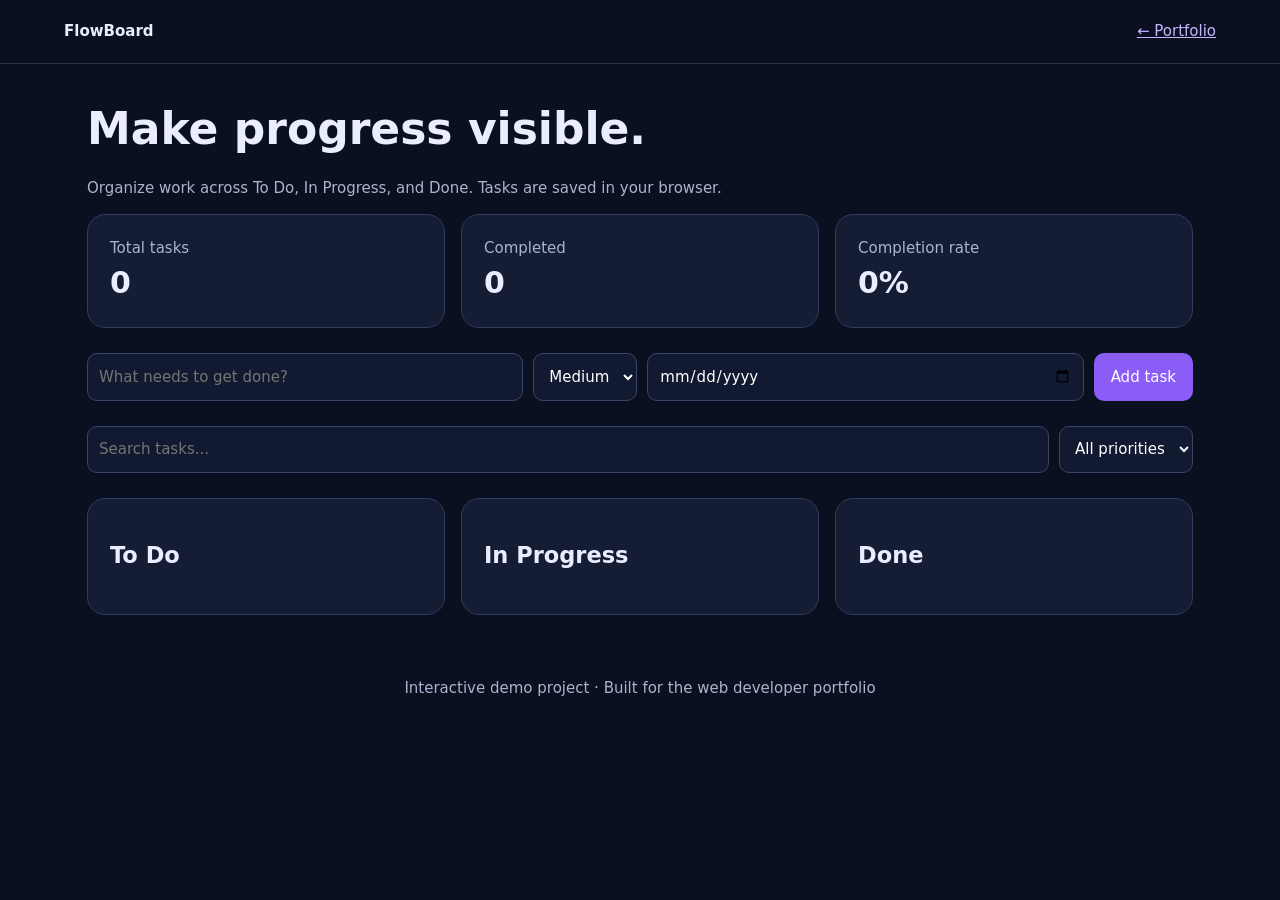
<file: task-dashboard/index.html>
<!doctype html><html lang="en"><head><meta charset="utf-8"><meta name="viewport" content="width=device-width,initial-scale=1"><title>FlowBoard | Portfolio Project</title><style>*{box-sizing:border-box}body{margin:0;font:15px/1.5 system-ui,Arial;background:#0b1020;color:#e9edff}header{padding:20px 5%;display:flex;align-items:center;justify-content:space-between;border-bottom:1px solid #28304b;gap:16px;flex-wrap:wrap}a{color:#c4b5fd}main{max-width:1150px;margin:auto;padding:32px 22px}h1{font-size:clamp(28px,5vw,44px);margin:0 0 8px}p{color:#aab4cf}button,input,select{font:inherit}button{cursor:pointer;background:#8b5cf6;border:0;color:white;border-radius:10px;padding:11px 17px}button:hover{filter:brightness(1.15)}input,select{padding:11px;border:1px solid #3b4566;background:#121a31;color:#fff;border-radius:10px;max-width:100%}.panel{background:#151d35;border:1px solid #303b5d;border-radius:18px;padding:22px}.muted{color:#aab4cf}.grid{display:grid;grid-template-columns:repeat(auto-fit,minmax(235px,1fr));gap:16px}.row{display:flex;gap:10px;align-items:center;flex-wrap:wrap}.stat{font-size:30px;font-weight:800}.pill{border-radius:999px;background:#31335c;padding:4px 9px;font-size:12px}footer{padding:30px;text-align:center;color:#aab4cf}.toolbar{margin:25px 0;display:flex;gap:10px;flex-wrap:wrap}.toolbar input{flex:1;min-width:190px}.task{padding:16px;background:#10182d;border:1px solid #303b5d;border-radius:13px;margin-top:12px}.task h3{margin:4px 0}.task.done{opacity:.55}.task.done h3{text-decoration:line-through}.task button{padding:7px 10px;font-size:13px}.columns{display:grid;grid-template-columns:repeat(3,minmax(0,1fr));gap:16px}@media(max-width:750px){.columns{grid-template-columns:1fr}}</style></head><body><header><strong>FlowBoard</strong><a href="../">← Portfolio</a></header><main><h1>Make progress visible.</h1><p>Organize work across To Do, In Progress, and Done. Tasks are saved in your browser.</p><section class="grid"><div class="panel"><div class="muted">Total tasks</div><div class="stat" id="total">0</div></div><div class="panel"><div class="muted">Completed</div><div class="stat" id="completed">0</div></div><div class="panel"><div class="muted">Completion rate</div><div class="stat" id="rate">0%</div></div></section><form class="toolbar" id="form"><input id="name" placeholder="What needs to get done?" required maxlength="100"><select id="priority"><option>Medium</option><option>High</option><option>Low</option></select><input id="due" type="date" aria-label="Due date"><button>Add task</button></form><div class="toolbar"><input id="search" placeholder="Search tasks..." aria-label="Search tasks"><select id="filter"><option>All priorities</option><option>High</option><option>Medium</option><option>Low</option></select></div><div class="columns" id="board"></div></main><footer>Interactive demo project · Built for the web developer portfolio</footer><script>const key='flowboard-tasks-v1';let tasks=[];try{tasks=JSON.parse(localStorage.getItem(key)||'[]')}catch{};if(!Array.isArray(tasks))tasks=[];const esc=s=>String(s).replace(/[&<>"']/g,c=>({'&':'&amp;','<':'&lt;','>':'&gt;','"':'&quot;',"'":'&#39;'}[c]));const save=()=>{localStorage.setItem(key,JSON.stringify(tasks));render()};function render(){const done=tasks.filter(t=>t.status==='Done').length;document.getElementById('total').textContent=tasks.length;document.getElementById('completed').textContent=done;document.getElementById('rate').textContent=(tasks.length?Math.round(done/tasks.length*100):0)+'%';const q=document.getElementById('search').value.toLowerCase(),f=document.getElementById('filter').value;document.getElementById('board').innerHTML=['To Do','In Progress','Done'].map(status=>'<section class="panel"><h2>'+status+'</h2>'+tasks.filter(t=>t.status===status&&t.name.toLowerCase().includes(q)&&(f==='All priorities'||f===t.priority)).map(t=>'<article class="task '+(status==='Done'?'done':'')+'"><span class="pill">'+esc(t.priority)+' priority</span><h3>'+esc(t.name)+'</h3><div class="muted">'+(t.due?'Due '+esc(t.due):'No due date')+'</div><div class="row" style="margin-top:12px"><button data-id="'+t.id+'" data-action="move">Move →</button><button data-id="'+t.id+'" data-action="delete" style="background:#65334c">Delete</button></div></article>').join('')+'</section>').join('')}document.getElementById('form').onsubmit=e=>{e.preventDefault();const n=document.getElementById('name');tasks.push({id:Date.now().toString(36)+Math.random().toString(36).slice(2),name:n.value.trim(),priority:document.getElementById('priority').value,due:document.getElementById('due').value,status:'To Do'});n.value='';save()};document.getElementById('board').onclick=e=>{const b=e.target.closest('button[data-id]');if(!b)return;const t=tasks.find(x=>x.id===b.dataset.id);if(!t)return;if(b.dataset.action==='delete')tasks=tasks.filter(x=>x.id!==t.id);else t.status={'To Do':'In Progress','In Progress':'Done','Done':'To Do'}[t.status];save()};document.getElementById('search').oninput=render;document.getElementById('filter').onchange=render;render();</script></body></html>
</file>
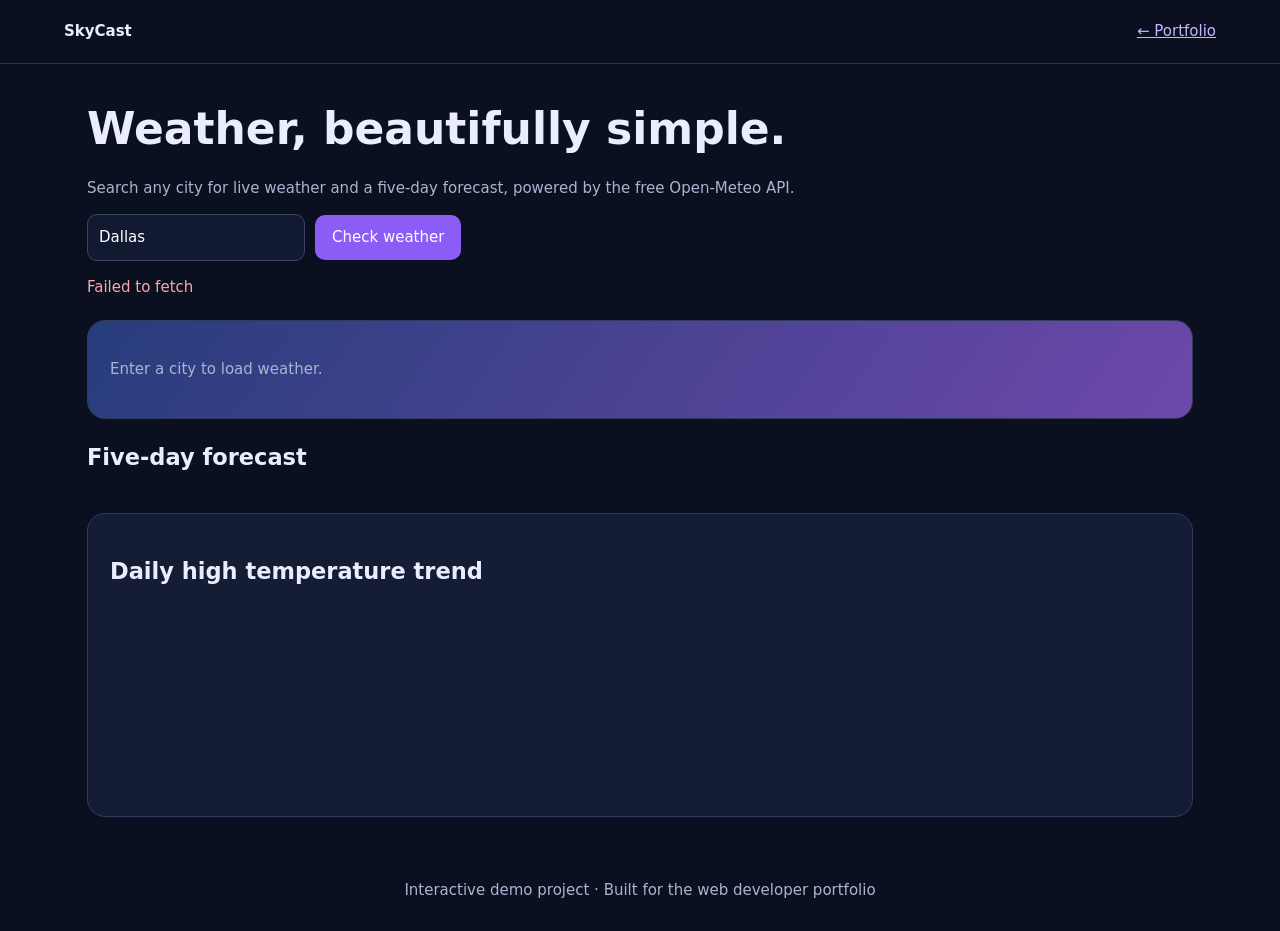
<file: weather-dashboard/index.html>
<!doctype html><html lang="en"><head><meta charset="utf-8"><meta name="viewport" content="width=device-width,initial-scale=1"><title>SkyCast | Portfolio Project</title><style>*{box-sizing:border-box}body{margin:0;font:15px/1.5 system-ui,Arial;background:#0b1020;color:#e9edff}header{padding:20px 5%;display:flex;align-items:center;justify-content:space-between;border-bottom:1px solid #28304b;gap:16px;flex-wrap:wrap}a{color:#c4b5fd}main{max-width:1150px;margin:auto;padding:32px 22px}h1{font-size:clamp(28px,5vw,44px);margin:0 0 8px}p{color:#aab4cf}button,input,select{font:inherit}button{cursor:pointer;background:#8b5cf6;border:0;color:white;border-radius:10px;padding:11px 17px}button:hover{filter:brightness(1.15)}input,select{padding:11px;border:1px solid #3b4566;background:#121a31;color:#fff;border-radius:10px;max-width:100%}.panel{background:#151d35;border:1px solid #303b5d;border-radius:18px;padding:22px}.muted{color:#aab4cf}.grid{display:grid;grid-template-columns:repeat(auto-fit,minmax(235px,1fr));gap:16px}.row{display:flex;gap:10px;align-items:center;flex-wrap:wrap}.stat{font-size:30px;font-weight:800}.pill{border-radius:999px;background:#31335c;padding:4px 9px;font-size:12px}footer{padding:30px;text-align:center;color:#aab4cf}.heroWeather{background:linear-gradient(125deg,#273d7b,#6d48aa);margin:22px 0}.big{font-size:clamp(46px,8vw,76px);font-weight:800}.forecast{margin-top:18px}.forecast .panel{text-align:center}.forecast .emoji{font-size:34px}.error{color:#fda4af}#chart{width:100%;height:180px}#chart polyline{fill:none;stroke:#a78bfa;stroke-width:3}#chart circle{fill:#e9d5ff}</style></head><body><header><strong>SkyCast</strong><a href="../">← Portfolio</a></header><main><h1>Weather, beautifully simple.</h1><p>Search any city for live weather and a five-day forecast, powered by the free Open-Meteo API.</p><form id="form" class="row"><input id="city" required placeholder="Enter a city (e.g. Dallas)" value="Dallas"><button id="go">Check weather</button></form><p id="message" role="status"></p><section class="panel heroWeather" id="current"><p>Enter a city to load weather.</p></section><h2>Five-day forecast</h2><div id="forecast" class="grid forecast"></div><section class="panel" style="margin-top:20px"><h2>Daily high temperature trend</h2><svg id="chart" viewBox="0 0 600 180" role="img" aria-label="Daily high temperature trend"></svg></section></main><footer>Interactive demo project · Built for the web developer portfolio</footer><script>const $=id=>document.getElementById(id);const code=n=>n===0?'☀️':n<=3?'🌤️':n<=48?'☁️':n<=67?'🌧️':n<=77?'❄️':n<=82?'🌦️':n<=86?'🌨️':'⛈️';const desc=n=>n===0?'Clear sky':n<=3?'Partly cloudy':n<=48?'Cloudy or foggy':n<=67?'Rain':n<=77?'Snow':n<=82?'Showers':n<=86?'Snow showers':'Thunderstorms';async function load(city){$('message').textContent='Loading weather...';$('go').disabled=true;try{const g=await fetch('https://geocoding-api.open-meteo.com/v1/search?name='+encodeURIComponent(city)+'&count=1&language=en&format=json');if(!g.ok)throw Error('City search unavailable');const geo=await g.json();if(!geo.results?.length)throw Error('City not found. Try another city name.');const p=geo.results[0];const u='https://api.open-meteo.com/v1/forecast?latitude='+p.latitude+'&longitude='+p.longitude+'&current=temperature_2m,relative_humidity_2m,apparent_temperature,weather_code,wind_speed_10m&daily=weather_code,temperature_2m_max,temperature_2m_min&temperature_unit=celsius&timezone=auto&forecast_days=5';const r=await fetch(u);if(!r.ok)throw Error('Weather service unavailable');const w=await r.json(),c=w.current,d=w.daily;$('current').innerHTML='<h2>'+p.name+', '+(p.country||'')+'</h2><div class="big">'+code(c.weather_code)+' '+Math.round(c.temperature_2m)+'°C</div><p style="color:white">'+desc(c.weather_code)+' · Feels like '+Math.round(c.apparent_temperature)+'°C</p><div class="row"><span class="pill">Humidity '+c.relative_humidity_2m+'%</span><span class="pill">Wind '+Math.round(c.wind_speed_10m)+' km/h</span></div>';$('forecast').innerHTML=d.time.map((date,i)=>'<article class="panel"><strong>'+new Date(date+'T12:00:00').toLocaleDateString('en-US',{weekday:'short',month:'short',day:'numeric'})+'</strong><div class="emoji">'+code(d.weather_code[i])+'</div><div>'+Math.round(d.temperature_2m_max[i])+'° / '+Math.round(d.temperature_2m_min[i])+'°C</div><p>'+desc(d.weather_code[i])+'</p></article>').join('');const v=d.temperature_2m_max,lo=Math.min(...v)-2,hi=Math.max(...v)+2;const points=v.map((n,i)=>(35+i*132.5)+','+(145-(n-lo)/(hi-lo)*110)).join(' ');$('chart').innerHTML='<polyline points="'+points+'"/>'+v.map((n,i)=>'<circle cx="'+(35+i*132.5)+'" cy="'+(145-(n-lo)/(hi-lo)*110)+'" r="5"/><text fill="#e9edff" text-anchor="middle" x="'+(35+i*132.5)+'" y="168">'+Math.round(n)+'°C</text>').join('');$('message').textContent='Updated weather for '+p.name+'.'}catch(e){$('message').textContent=e.message;$('message').className='error'}finally{$('go').disabled=false}}$('form').onsubmit=e=>{e.preventDefault();load($('city').value.trim())};load('Dallas');</script></body></html>
</file>
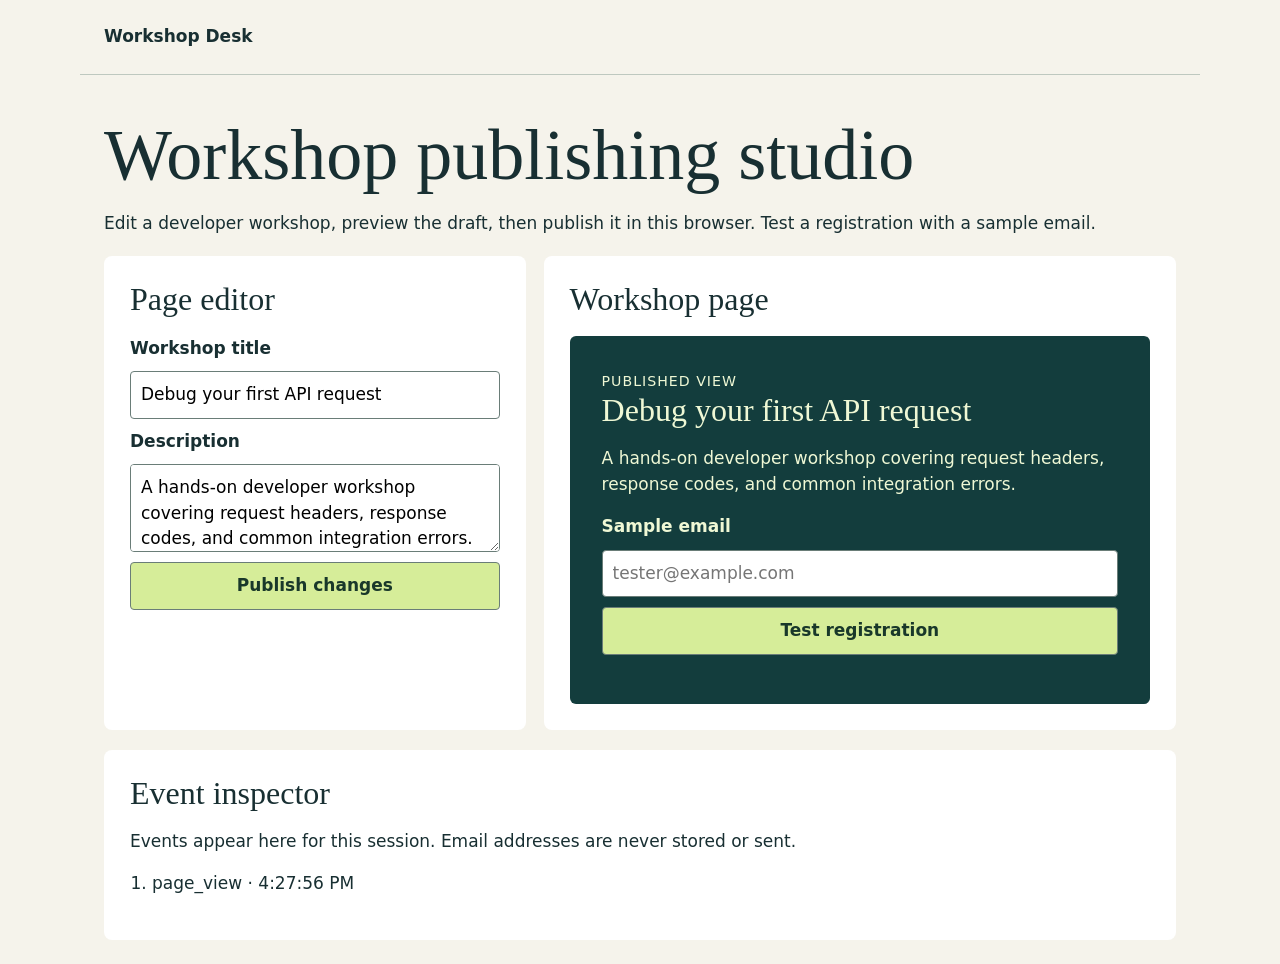
<file: workshop-desk/index.html>
<!doctype html>
<html lang="en"><meta charset="utf-8"><meta name="viewport" content="width=device-width,initial-scale=1"><meta name="description" content="An interactive portfolio sample for editing and testing a developer workshop landing page."><title>Workshop Desk | Publishing demo</title>
<style>
*{box-sizing:border-box}body{margin:0;background:#f5f3eb;color:#182f32;font:17px/1.5 system-ui,sans-serif}main,header{max-width:1120px;margin:auto;padding:24px}header{border-bottom:1px solid #bec8bf;font-weight:700}h1{font:clamp(38px,6vw,72px)/1.06 Georgia,serif;margin:18px 0}h2{font:32px/1.1 Georgia,serif;margin:0 0 18px}section{padding:26px;background:white;border-radius:8px}article{background:#133d3d;color:#eff8d5;padding:32px;border-radius:6px}small{letter-spacing:.07em}form{display:grid;gap:10px}label{font-weight:650}input,textarea,button{font:inherit;padding:10px;border:1px solid #6a7d78;border-radius:4px;width:100%}textarea{min-height:88px}button{background:#d6ed99;color:#19382a;cursor:pointer;font-weight:700}input:focus-visible,textarea:focus-visible,button:focus-visible{outline:3px solid #be6800;outline-offset:2px}.grid{display:grid;grid-template-columns:minmax(220px,2fr) minmax(0,3fr);gap:18px;margin:20px 0}#log{padding-left:22px}button:disabled{opacity:.55}@media(max-width:720px){.grid{grid-template-columns:1fr}main,header,section,article{padding:18px}}
</style><header>Workshop Desk</header><main><h1>Workshop publishing studio</h1><p>Edit a developer workshop, preview the draft, then publish it in this browser. Test a registration with a sample email.</p>
<div class="grid"><section><h2>Page editor</h2><form id="editor"><label for="heading">Workshop title</label><input id="heading" required maxlength="80"><label for="summary">Description</label><textarea id="summary" required maxlength="240"></textarea><button>Publish changes</button></form><p id="status" role="status"></p></section>
<section><h2>Workshop page</h2><article><small id="mode">PUBLISHED VIEW</small><h2 id="title"></h2><p id="intro"></p><form id="register"><label for="email">Sample email</label><input id="email" type="email" placeholder="tester@example.com" required><button id="signup">Test registration</button></form><p id="result" role="status"></p></article></section></div>
<section><h2>Event inspector</h2><p>Events appear here for this session. Email addresses are never stored or sent.</p><ol id="log"></ol></section></main>
<script>
const get=id=>document.getElementById(id);
const defaults={title:'Debug your first API request',intro:'A hands-on developer workshop covering request headers, response codes, and common integration errors.'};
let published=defaults;
try{const saved=JSON.parse(localStorage.getItem('workshop-desk-v1'));if(saved && ['title','intro'].every(key=>typeof saved[key]==='string' && saved[key].trim()))published=saved;}catch{}
get('heading').value=published.title;get('summary').value=published.intro;
function render(){
 const title=get('heading').value.trim(),intro=get('summary').value.trim();
 const draft=title!==published.title || intro!==published.intro;
 get('mode').textContent=draft?'DRAFT PREVIEW':'PUBLISHED VIEW';
 get('title').textContent=title;get('intro').textContent=intro;
 get('signup').disabled=draft;
}
function record(name){const item=document.createElement('li');item.textContent=name+' · '+new Date().toLocaleTimeString();get('log').prepend(item);}
get('editor').oninput=()=>{get('status').textContent='';get('result').textContent='';render();};
get('editor').onsubmit=e=>{e.preventDefault();
 const page={title:get('heading').value.trim(),intro:get('summary').value.trim()};
 if(!page.title||!page.intro){get('status').textContent='Enter a title and a description.';return;}
 try{localStorage.setItem('workshop-desk-v1',JSON.stringify(page));}catch{get('status').textContent='Browser storage is unavailable. Your draft is still here.';return;}
 published=page;render();record('workshop_published');get('status').textContent='Published in this browser.';};
get('register').onsubmit=e=>{e.preventDefault();if(get('signup').disabled)return;record('registration_complete');get('register').reset();get('result').textContent='Test registration recorded.';};
render();record('page_view');
</script></html>
</file>
<file: dailyglow/style.css>
:root{font-family:Inter,system-ui,-apple-system,Segoe UI,sans-serif;color:#352a4d;background:#f7f4fc}*{box-sizing:border-box}body{margin:0;background:radial-gradient(circle at 10% 0%,#ede1ff,transparent 55%),#f7f4fc;min-height:100vh}.wrap{max-width:760px;margin:auto;padding:22px 18px 70px}header,.heading{display:flex;align-items:center;justify-content:space-between;gap:12px}.brand{font-size:23px;font-weight:850;color:#69449e}.tag,.eyebrow,.hint,#progressText{font-size:13px;color:#81738e}.hero{background:linear-gradient(130deg,#fff,#f2eaff);border:1px solid #e9dff5;border-radius:30px;padding:34px 30px;margin:30px 0 18px;box-shadow:0 16px 40px #6e52951c}.hero h1{font-size:clamp(35px,7vw,55px);letter-spacing:-2px;line-height:1.08;margin:16px 0}.hero em{color:#8864c1;font-style:normal}.hero p{color:#766989}.track{height:12px;border-radius:20px;background:#e7dcef;overflow:hidden;margin:25px 0 10px}.track div{height:100%;width:0;background:linear-gradient(90deg,#a788e5,#69c9aa);transition:width .3s}nav{display:grid;grid-template-columns:repeat(4,1fr);gap:8px;margin-bottom:16px}button,input,textarea{font:inherit}button{cursor:pointer;border:0}nav button{padding:13px 4px;border-radius:15px;background:#eee7f5;color:#69597b;font-weight:650}nav .selected{background:#7655ad;color:white}.panel{background:#fff;border:1px solid #ece4f4;border-radius:26px;padding:25px;box-shadow:0 14px 35px #6e529510}.hidden{display:none}h2{font-size:23px;margin:0 0 18px}h3{margin-top:28px}.heading h2{margin:0}.heading{margin-bottom:16px}.habit{display:flex;align-items:center;gap:12px;padding:13px 0;border-bottom:1px solid #f0eaf6}.habit .toggle{border:2px solid #cbb5e8;background:#fff;border-radius:50%;height:30px;width:30px;flex:none;color:white}.habit .toggle.done{background:#7c59b2;border-color:#7c59b2}.habit .name{flex:1}.habit .name.done{text-decoration:line-through;color:#9b91a6}.habit .remove{background:none;color:#ad879b;font-size:20px}form{display:flex;gap:8px;margin-top:20px}input,textarea{border:1px solid #ddd0ed;border-radius:12px;padding:13px;min-width:0;background:#fff;width:100%;color:#352a4d}form button,.primary{background:#7756ae;color:white;padding:13px 18px;border-radius:12px;font-weight:700}.hint{line-height:1.6}.moods{display:grid;grid-template-columns:repeat(5,1fr);gap:6px;margin:24px 0}.moods button{font-size:27px;background:#f7f1fc;border-radius:14px;padding:13px 2px;border:2px solid transparent}.moods button.active{border-color:#9067c6;background:#f0e3ff}.moods small{display:block;font-size:10px;margin-top:5px}.panel label{display:block;margin-bottom:9px}textarea{resize:vertical;margin-bottom:15px}.stats{display:grid;grid-template-columns:repeat(3,1fr);gap:8px}.stats div{background:#f5effb;border-radius:15px;padding:16px 8px;text-align:center}.stats strong{display:block;font-size:28px;color:#7655ad}.stats span{font-size:11px;color:#81738e}.week{display:grid;grid-template-columns:repeat(7,1fr);gap:7px;margin-bottom:22px}.day{text-align:center;background:#f6f0fb;border-radius:12px;padding:12px 3px}.day strong{display:block}.day small{font-size:10px}.secondary,.danger,.importLabel{display:block;width:100%;text-align:center;padding:13px;margin:9px 0;border-radius:12px;background:#eee5fa;color:#664494;font-weight:700}.danger{background:#fff1f3;color:#b64c68}.importLabel input{display:none}.premium{padding:20px;background:#f4e9ff;border-radius:16px}footer{text-align:center;margin-top:35px;font-size:12px;color:#998ba8}@media(max-width:430px){.wrap{padding:15px 12px 50px}.hero{padding:26px 20px;margin-top:18px}.panel{padding:19px 15px}.tag{font-size:10px}nav button{font-size:12px}.moods button{font-size:22px}}
/* DailyGlow 1.1 refinements */
button:focus-visible,input:focus-visible,textarea:focus-visible{outline:3px solid #b29adf;outline-offset:3px}.greeting{font-size:14px;font-weight:700;color:#795da3;margin-top:12px}.quicktip{padding:13px 15px;background:#f6f0ff;border-radius:14px;color:#806b9b;font-size:13px;margin-top:20px}.streak{font-weight:700;color:#7655ad}.breathing{margin:24px 0;padding:22px;border:1px solid #e8d8f6;border-radius:20px;background:linear-gradient(135deg,#f8f1ff,#eaf9f3);text-align:center}.breathing-title{font-size:20px;font-weight:800}.breathing p{font-size:13px;color:#776b86}#breatheCue{font-size:18px;font-weight:750;color:#7655ad;padding:15px 0;min-height:58px}.breathing button{width:100%}@media(prefers-reduced-motion:reduce){*,*:before,*:after{animation:none!important;transition:none!important}}

/* DailyGlow 2.0 */
:root{--accent:#7655ad;--soft:#f6efff;--ink:#352a4d}body[data-theme=mint]{--accent:#247f73;--soft:#e3f7f1;--ink:#1d5048}body[data-theme=peach]{--accent:#b65f62;--soft:#fff0e8;--ink:#6b3b43}body[data-theme=midnight]{--accent:#7466d9;--soft:#e9e7ff;--ink:#302b5b}body[data-theme=lavender]{--accent:#7655ad;--soft:#f6efff;--ink:#352a4d}body[data-theme] .brand,body[data-theme] .hero em,body[data-theme] .stats strong,body[data-theme] .streak{color:var(--accent)}body[data-theme] nav .selected,body[data-theme] .primary,body[data-theme] form button,body[data-theme] .habit .toggle.done{background:var(--accent)}body[data-theme] .hero,body[data-theme] .quicktip,body[data-theme] .premium{background:linear-gradient(125deg,#fff,var(--soft))}body[data-theme] .panel{color:var(--ink)}.calendar-head{display:flex;justify-content:space-between;align-items:center;gap:12px;margin-top:22px;flex-wrap:wrap}.calendar-head h3{margin:0}.calendar-head>div{display:flex;align-items:center;gap:8px}.mini{border-radius:9px;padding:6px 12px;background:var(--soft);color:var(--accent);font-size:20px}.calendar{display:grid;grid-template-columns:repeat(7,minmax(0,1fr));gap:5px;margin-top:15px}.cal-weekday{text-align:center;font-size:11px;color:#867993;font-weight:700;padding:7px 0}.cal-day{min-height:44px;background:#f8f5fb;border-radius:10px;color:#62576f;display:flex;flex-direction:column;align-items:center;justify-content:center;gap:4px;border:2px solid transparent}.cal-day.active{background:var(--soft);font-weight:750}.cal-day.current{border-color:var(--accent)}.cal-day .dot{height:5px;width:5px;background:var(--accent);border-radius:50%}.cal-day:disabled{opacity:.3;cursor:default}.theme-options{display:grid;grid-template-columns:repeat(2,1fr);gap:10px;margin:12px 0 24px}.theme-options button{padding:14px 8px;background:var(--soft);border:2px solid transparent;border-radius:14px;color:var(--ink);font-weight:700}.theme-options button.active{border-color:var(--accent)}#reminderTime{max-width:210px;margin-bottom:12px}#reminderStatus,#calendarDetail{font-size:13px;color:var(--accent)}

.account-card{background:#fff;border:1px solid #e8dff3;border-radius:22px;padding:18px 20px;margin:0 0 18px;box-shadow:0 10px 25px #6e529510}.account-head strong{font-size:17px;color:var(--accent,#7655ad)}.account-head p{font-size:12px;color:#81738e;margin:6px 0 12px}.auth-fields{display:grid;grid-template-columns:1fr 1fr;gap:8px}.auth-actions{display:flex;flex-wrap:wrap;gap:8px;margin-top:10px;align-items:center}.auth-actions button{width:auto;margin:0}.auth-actions .secondary{padding:12px 16px}.text-button{background:transparent;color:var(--accent,#7655ad);text-decoration:underline;padding:10px}#authMessage{font-size:13px;line-height:1.5;color:var(--accent,#7655ad);margin-bottom:0}#authIdentity{font-size:13px;overflow-wrap:anywhere}@media(max-width:530px){.auth-fields{grid-template-columns:1fr}.auth-actions button{flex:1}.auth-actions .text-button{flex-basis:100%}}
</file>
